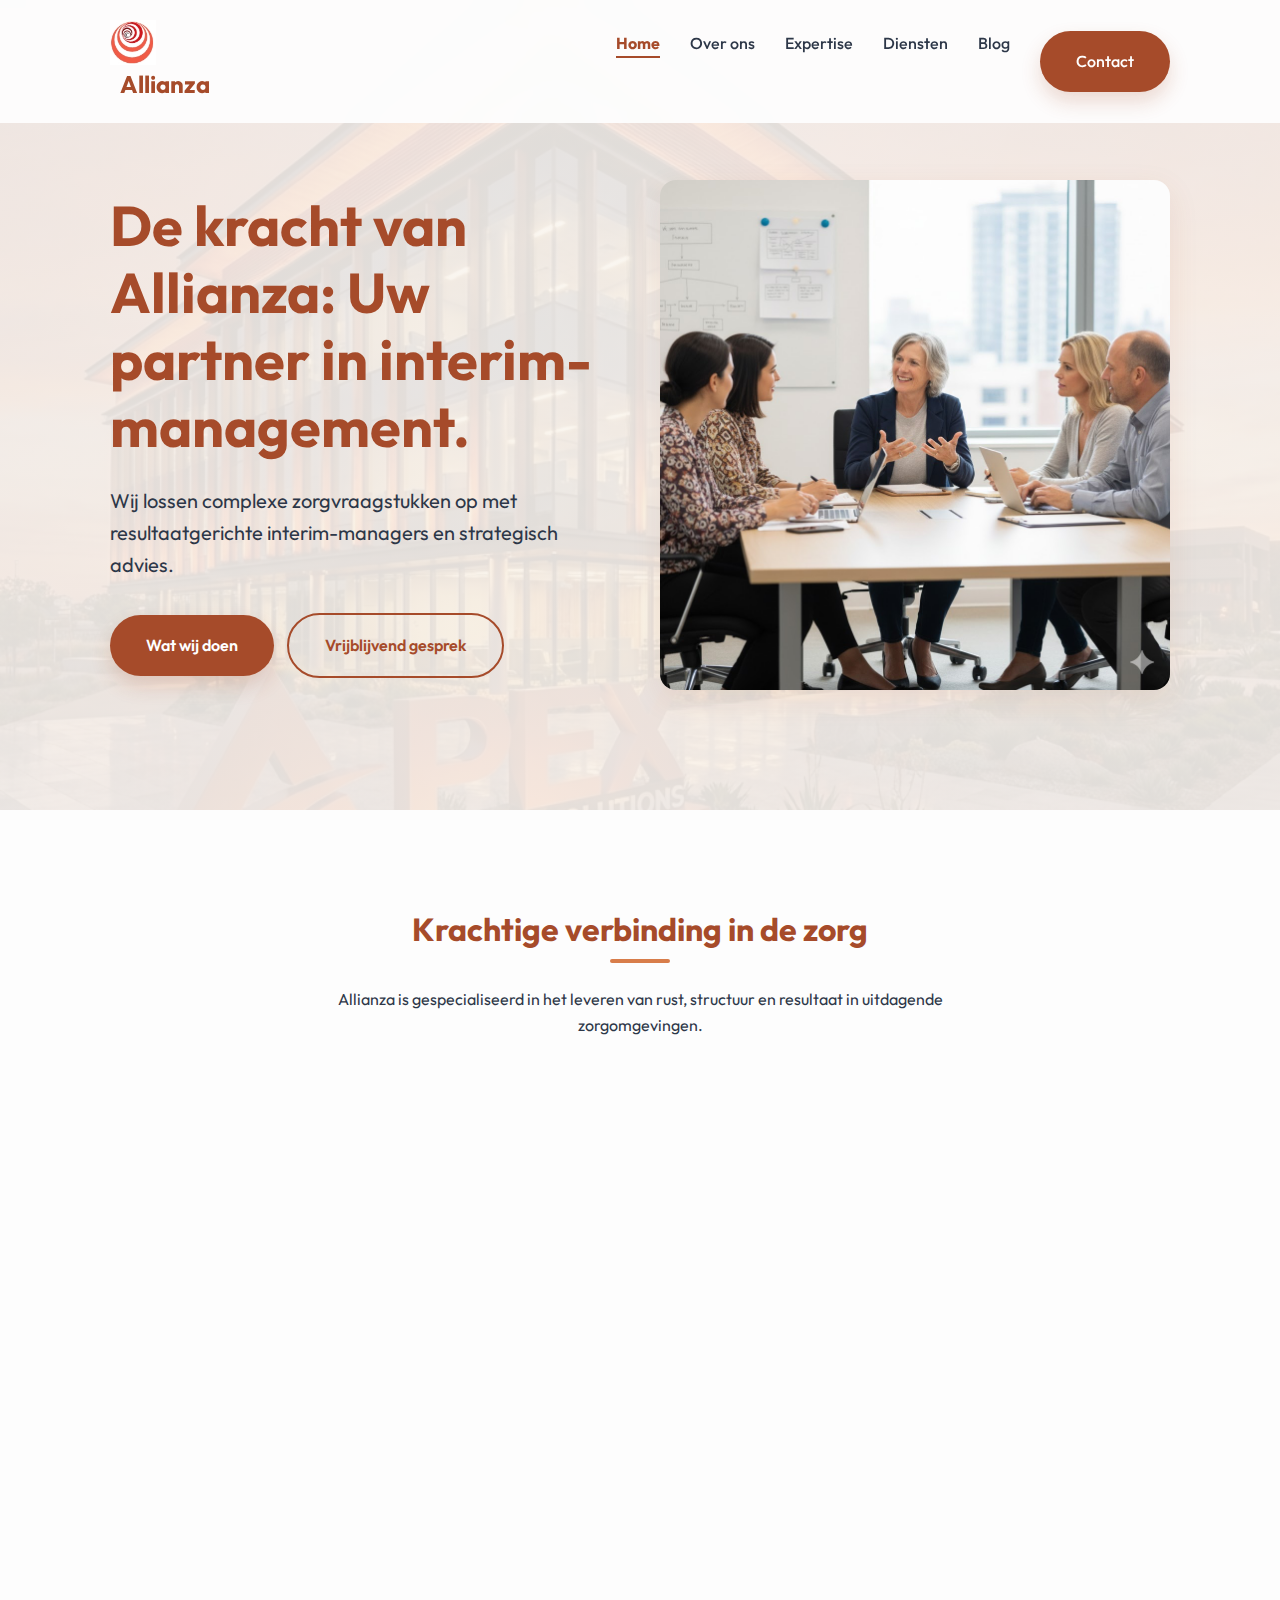
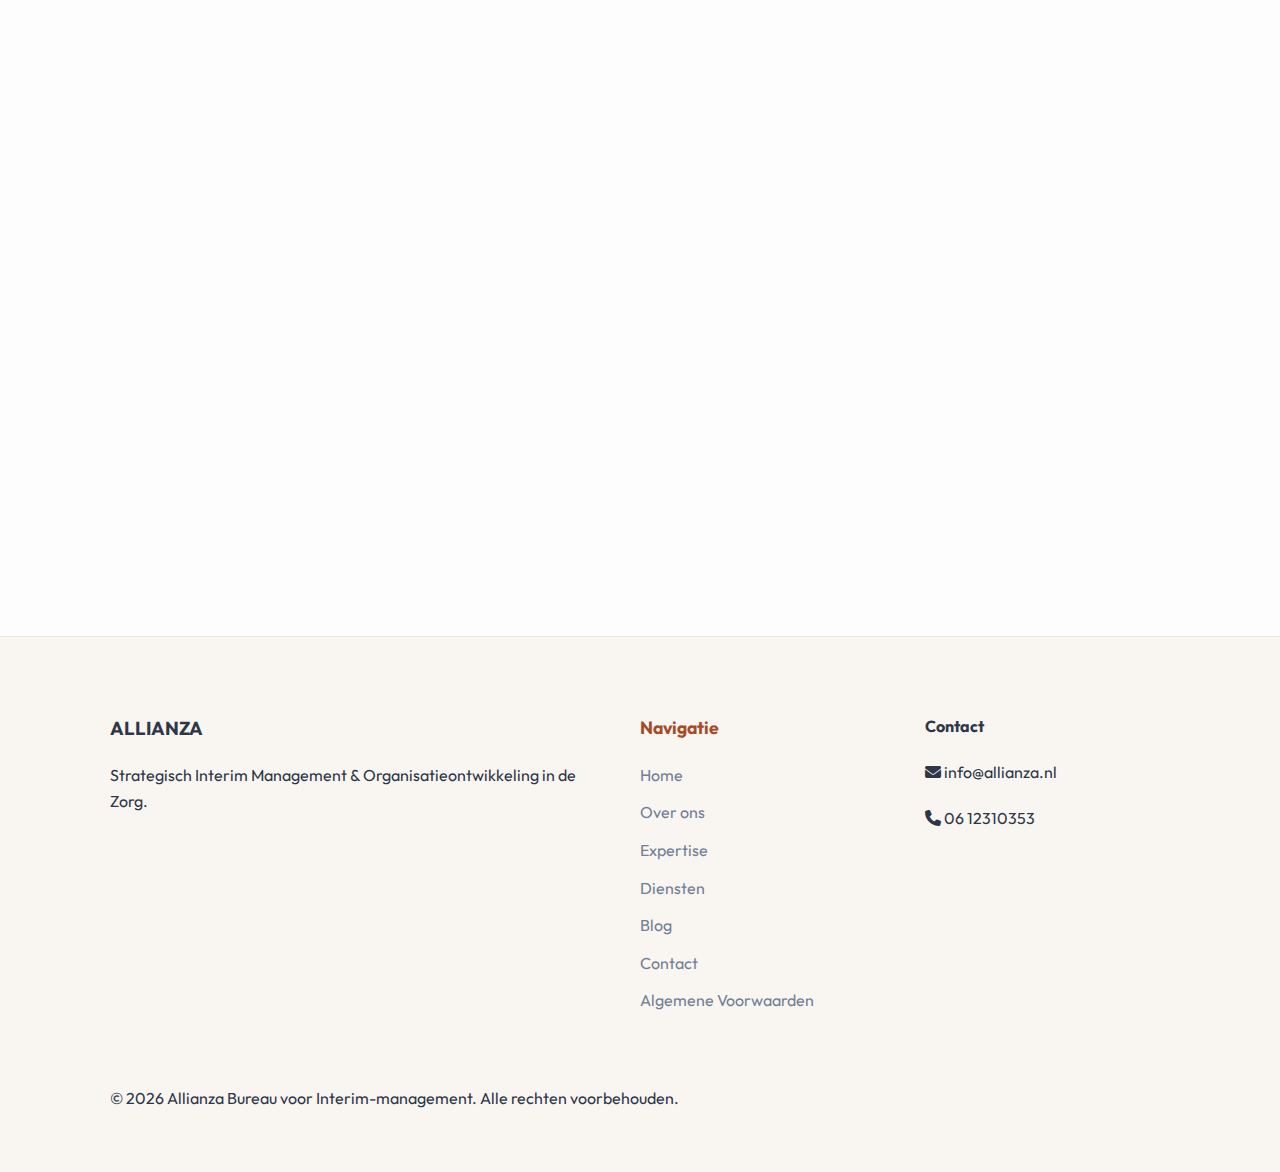
<file: index.html>
<!DOCTYPE html>
<html lang="nl">

<head>
    <meta charset="UTF-8">
    <meta name="viewport" content="width=device-width, initial-scale=1.0">
    <title>Allianza | Interim-management & Organisatieadvies in de Zorg</title>
    <meta name="description"
        content="Allianza: Uw partner voor krachtig interim-management en organisatieadvies in de zorgsector. Onder leiding van Alice van der Kamp leveren wij resultaatgerichte professionals.">

    <!-- Favicon -->
    <link rel="icon" type="image/png" href="public/assets/images/logo-icon.png">

    <!-- Open Graph / SEO -->
    <meta property="og:type" content="website">
    <meta property="og:url" content="https://www.allianza.nl/">
    <meta property="og:title" content="Allianza | Interim-management & Organisatieadvies in de Zorg">
    <meta property="og:description"
        content="Allianza: Uw partner voor krachtig interim-management en organisatieadvies in de zorgsector. Onder leiding van Alice van der Kamp leveren wij resultaatgerichte professionals.">
    <meta property="og:image" content="public/assets/images/banner-allianza.jpg">

    <!-- Fonts -->
    <link rel="preconnect" href="https://fonts.googleapis.com">
    <link rel="preconnect" href="https://fonts.gstatic.com" crossorigin>
    <link href="https://fonts.googleapis.com/css2?family=Outfit:wght@300;400;500;600;700&display=swap" rel="stylesheet">

    <!-- Icons -->
    <link rel="stylesheet" href="https://cdnjs.cloudflare.com/ajax/libs/font-awesome/6.4.0/css/all.min.css">

    <!-- Styles -->
    <link rel="stylesheet" href="index.css">

    <!-- PWA -->
    <link rel="manifest" href="manifest.json">
    <meta name="theme-color" content="#A64B2A">
</head>

<body>

    <!-- Navigation -->
    <nav id="navbar">
        <div class="container">
            <a href="index.html" class="logo">
                <img src="public/assets/images/logo-icon.png" alt="Allianza Logo">
                <span
                    style="font-family: var(--font-heading); font-weight: 700; font-size: 1.5rem; color: var(--primary); margin-left: 10px; vertical-align: middle;">Allianza</span>
            </a>
            <ul class="nav-links">
                <li><a href="index.html" class="active">Home</a></li>
                <li><a href="over-ons.html">Over ons</a></li>
                <li><a href="expertise.html">Expertise</a></li>
                <li><a href="diensten.html">Diensten</a></li>
                <li><a href="blog.html">Blog</a></li>
                <li><a href="contact.html" class="btn-cta" style="color: var(--white);">Contact</a></li>
            </ul>
            <div class="nav-toggle" id="nav-toggle">
                <i class="fas fa-bars"></i>
            </div>
        </div>
    </nav>

    <!-- Hero Section -->
    <section id="home" class="hero"
        style="background: linear-gradient(rgba(249, 245, 241, 0.9), rgba(249, 245, 241, 0.9)), url('public/assets/images/agency-office.png'); background-size: cover; background-position: center;">
        <div class="container">
            <div class="hero-grid">
                <div class="hero-content">
                    <h1>De kracht van Allianza: Uw partner in interim-management.</h1>
                    <p style="font-size: 1.25rem; color: var(--text-main); margin-bottom: 2rem;">
                        Wij lossen complexe zorgvraagstukken op met resultaatgerichte interim-managers en strategisch
                        advies.
                    </p>
                    <div class="hero-btns">
                        <a href="diensten.html" class="btn-cta">Wat wij doen</a>
                        <a href="contact.html" class="btn-secondary" style="margin-left: 10px;">Vrijblijvend gesprek</a>
                    </div>
                </div>
                <div class="hero-image">
                    <img src="public/assets/images/team-healthcare.png" alt="Allianza Agency Team"
                        style="border-radius: var(--border-radius); box-shadow: var(--shadow);">
                </div>
            </div>
        </div>
    </section>

    <!-- Teaser Section -->
    <section class="teaser" style="padding: 100px 0;">
        <div class="container">
            <div class="section-title">
                <h2>Krachtige verbinding in de zorg</h2>
                <p>Allianza is gespecialiseerd in het leveren van rust, structuur en resultaat in uitdagende
                    zorgomgevingen.</p>
            </div>
            <div class="expertise-grid" style="max-width: 1100px; margin: 0 auto;">
                <div class="expertise-card" style="text-align: center;">
                    <h3>Onze missie</h3>
                    <p>Mensen en teams in hun kracht zetten om vanuit verbinding duurzame verandering te realiseren.</p>
                    <a href="over-ons.html" style="color: var(--primary); font-weight: 600; text-decoration: none;">Lees
                        meer over ons &rarr;</a>
                </div>
                <div class="expertise-card" style="text-align: center;">
                    <h3>Onze visie</h3>
                    <p>Allianza staat voor verbinding. Wij ondersteunen organisaties bij het vinden van de juiste balans
                        tussen mensgerichtheid en bedrijfsmatige professionaliteit.</p>
                    <a href="over-ons.html" style="color: var(--primary); font-weight: 600; text-decoration: none;">Lees
                        meer over ons &rarr;</a>
                </div>
                <div class="expertise-card" style="text-align: center;">
                    <h3>Onze aanpak</h3>
                    <p>Wij combineren strategisch inzicht met operationele slagkracht. Resultaatgericht en menselijk.
                    </p>
                    <a href="expertise.html"
                        style="color: var(--primary); font-weight: 600; text-decoration: none;">Onze expertise
                        &rarr;</a>
                </div>
            </div>
        </div>
    </section>

    <!-- Blog Teaser Section -->
    <section class="blog-teaser" style="padding: 100px 0; background-color: var(--bg-warm);">
        <div class="container">
            <div class="section-title">
                <h2>Inspiratie & insights</h2>
                <p>Bespiegelingen over leiderschap, verandering en de menselijke maat in de zorg.</p>
            </div>
            <div class="expertise-grid" style="grid-template-columns: 1fr;">
                <div class="expertise-card"
                    style="display: flex; gap: 40px; align-items: center; padding: 0; overflow: hidden; background: var(--white);">
                    <div style="flex: 1; height: 350px;">
                        <img src="public/assets/images/blog-zeilen.png" alt="Navigeren in dynamische omgevingen"
                            style="width: 100%; height: 100%; object-fit: cover;">
                    </div>
                    <div style="flex: 1.2; padding: 40px;">
                        <span
                            style="color: var(--secondary); font-weight: 600; text-transform: uppercase; font-size: 0.85rem;">Reflectie</span>
                        <h3 style="margin: 10px 0 20px; font-size: 1.75rem;">Interimmanagement en zeilen: Navigeren in
                            dynamische omgevingen</h3>
                        <p style="margin-bottom: 25px;">Vorig jaar kwam een droom uit: een lange zeiltocht van enkele
                            maanden. Na wat ontwenningsverschijnselen ontstond een nieuw ritme...</p>
                        <a href="blog.html" class="btn-secondary">Lees het volledige artikel</a>
                    </div>
                </div>
            </div>
        </div>
    </section>

    <!-- Footer -->
    <footer class="footer">
        <div class="container">
            <div class="footer-grid">
                <div class="footer-info">
                    <h3>ALLIANZA</h3>
                    <p>Strategisch Interim Management & Organisatieontwikkeling in de Zorg.</p>
                </div>
                <div class="footer-links">
                    <h4>Navigatie</h4>
                    <ul>
                        <li><a href="index.html">Home</a></li>
                        <li><a href="over-ons.html">Over ons</a></li>
                        <li><a href="expertise.html">Expertise</a></li>
                        <li><a href="diensten.html">Diensten</a></li>
                        <li><a href="blog.html">Blog</a></li>
                        <li><a href="contact.html">Contact</a></li>
                        <li><a href="public/assets/images/Algemene voorwaarden.pdf" download>Algemene Voorwaarden</a>
                        </li>
                    </ul>
                </div>
                <div class="footer-contact">
                    <h4>Contact</h4>
                    <p><i class="fas fa-envelope"></i> info@allianza.nl</p>
                    <p><i class="fas fa-phone"></i> 06 12310353</p>
                </div>
            </div>
            <div class="footer-bottom">
                <p>&copy; 2026 Allianza Bureau voor Interim-management. Alle rechten voorbehouden.</p>
            </div>
        </div>
    </footer>

    <!-- Scripts -->
    <script src="main.js"></script>
    <script>
        if ('serviceWorker' in navigator) {
            window.addEventListener('load', () => {
                navigator.serviceWorker.register('/service-worker.js');
            });
        }
    </script>
</body>

</html>
</file>
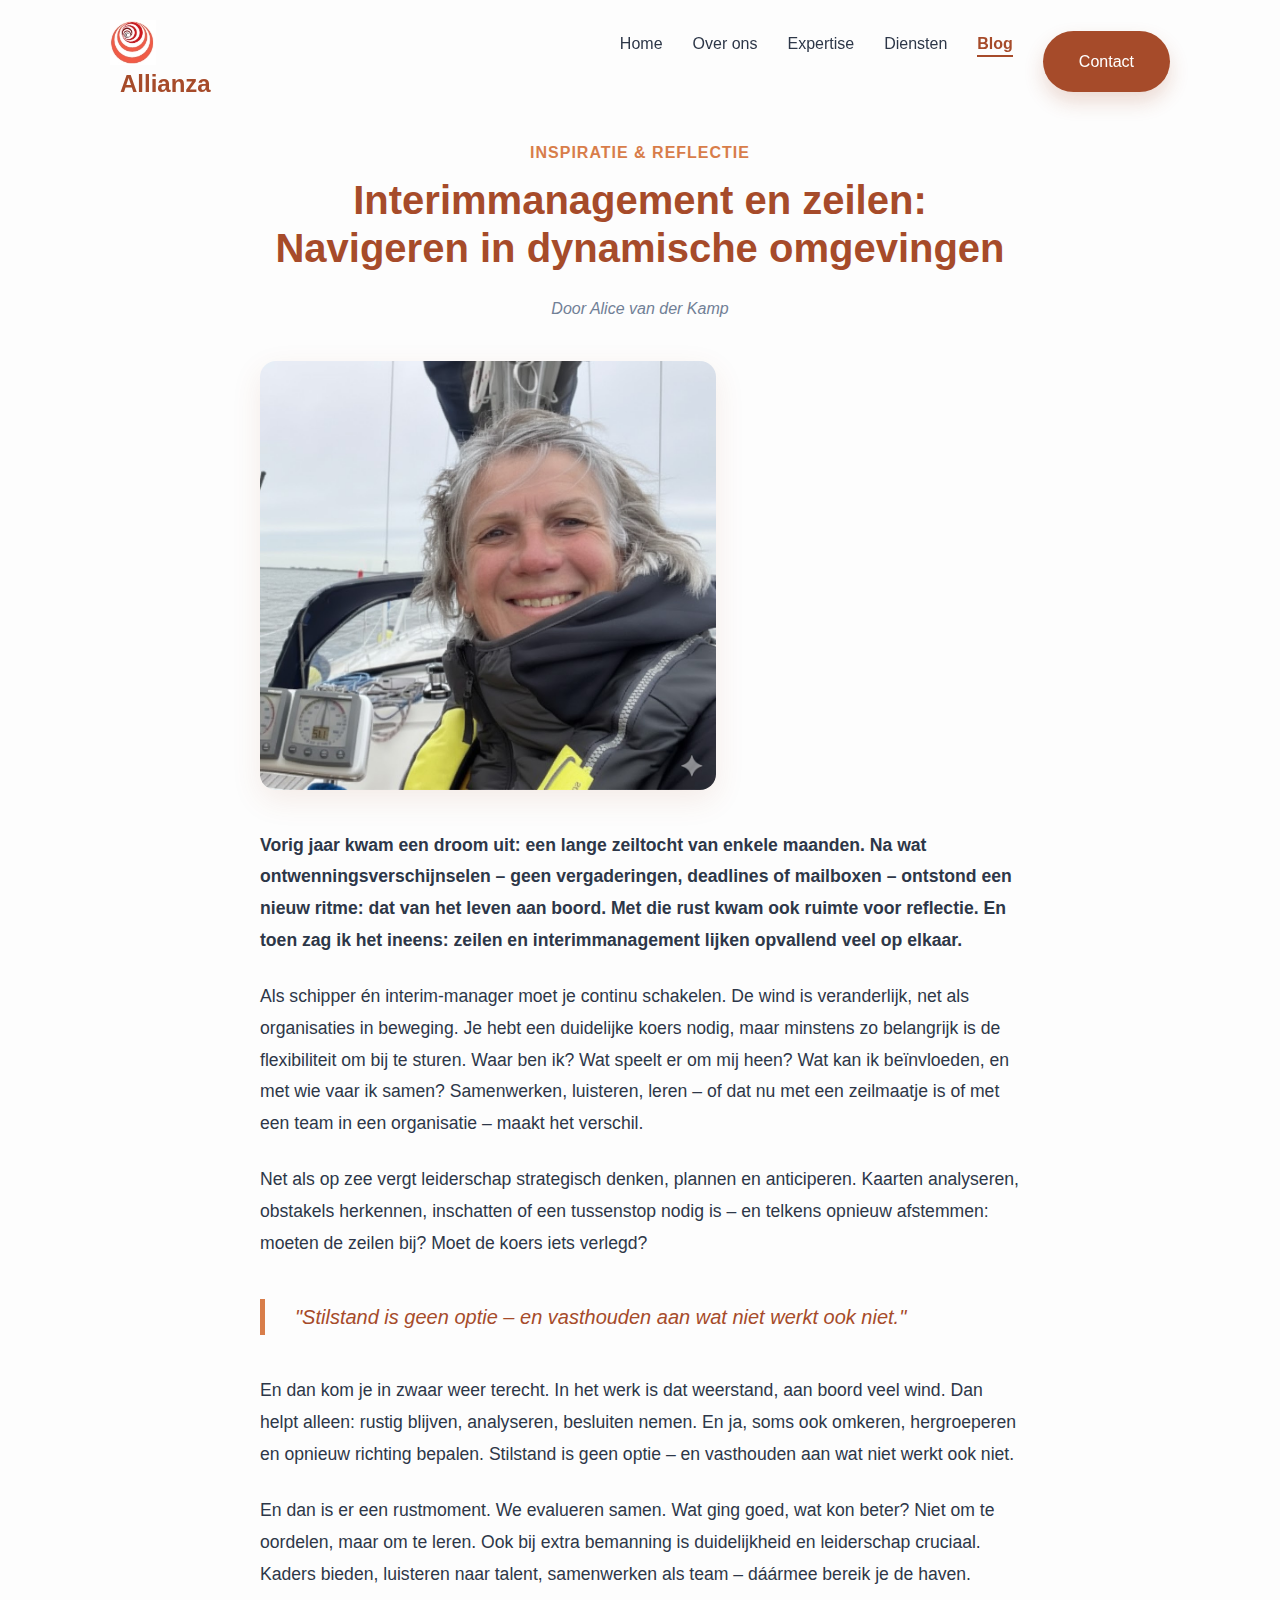
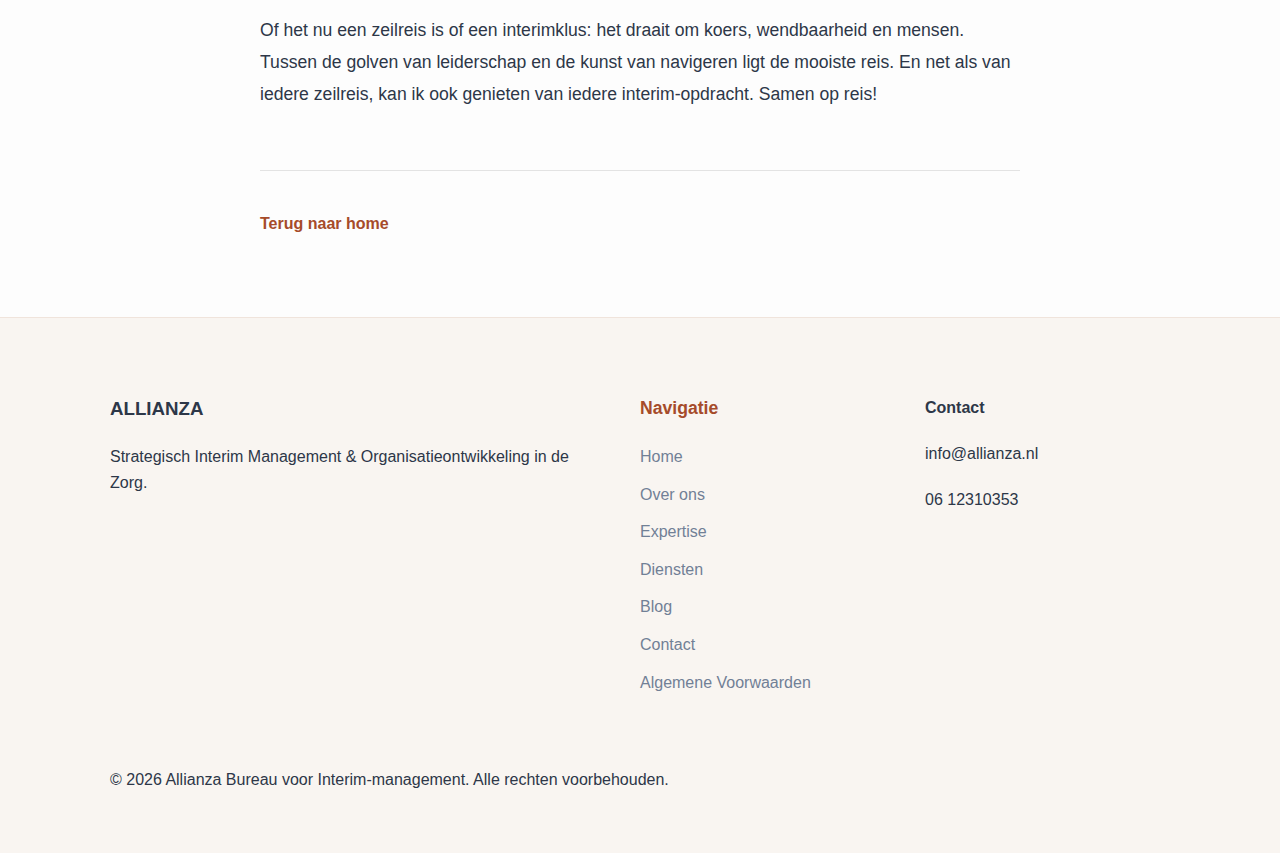
<file: blog.html>
<!DOCTYPE html>
<html lang="nl">

<head>
    <meta charset="UTF-8">
    <meta name="viewport" content="width=device-width, initial-scale=1.0">
    <title>Interimmanagement en zeilen - Allianza | Blog & insights</title>
    <meta name="description"
        content="Navigeren in dynamische omgevingen: de overeenkomsten tussen interim-management en zeilen. Een reflectie door Alice van der Kamp.">

    <!-- Favicon -->
    <link rel="icon" type="image/png" href="public/assets/images/logo-icon.png">

    <!-- Open Graph / SEO -->
    <meta property="og:type" content="article">
    <meta property="og:url" content="https://www.allianza.nl/blog.html">
    <meta property="og:title" content="Interimmanagement en zeilen - Allianza | Blog & insights">
    <meta property="og:description"
        content="Navigeren in dynamische omgevingen: de overeenkomsten tussen interim-management en zeilen. Een reflectie door Alice van der Kamp.">
    <meta property="og:image" content="public/assets/images/blog-zeilen.png">
    <link rel="stylesheet" href="index.css">
    <link rel="preconnect" href="https://fonts.googleapis.com">
    <link rel="preconnect" href="https://fonts.gstatic.com" crossorigin>
    <link href="https://fonts.googleapis.com/css2?family=Outfit:wght@300;400;600;700&display=swap" rel="stylesheet">
    <link rel="stylesheet" href="https://cdnjs.cloudflare.com/ajax/libs/font-awesome/6.0.0/css/all.min.css">
    <link rel="manifest" href="manifest.json">
</head>

<body>
    <!-- Navigation -->
    <nav id="navbar">
        <div class="container">
            <a href="index.html" class="logo">
                <img src="public/assets/images/logo-icon.png" alt="Allianza Logo">
                <span
                    style="font-family: var(--font-heading); font-weight: 700; font-size: 1.5rem; color: var(--primary); margin-left: 10px; vertical-align: middle;">Allianza</span>
            </a>
            <ul class="nav-links">
                <li><a href="index.html">Home</a></li>
                <li><a href="over-ons.html">Over ons</a></li>
                <li><a href="expertise.html">Expertise</a></li>
                <li><a href="diensten.html">Diensten</a></li>
                <li><a href="blog.html" class="active">Blog</a></li>
                <li><a href="contact.html" class="btn-cta" style="color: var(--white);">Contact</a></li>
            </ul>
            <div class="nav-toggle" id="nav-toggle">
                <i class="fas fa-bars"></i>
            </div>
        </div>
    </nav>

    <main class="subpage-content">
        <article class="article-detail" style="padding-top: 140px; padding-bottom: 80px;">
            <div class="container" style="max-width: 800px;">
                <header class="article-header" style="margin-bottom: 40px; text-align: center;">
                    <span
                        style="color: var(--secondary); font-weight: 600; text-transform: uppercase; letter-spacing: 1px;">Inspiratie
                        & Reflectie</span>
                    <h1 style="font-size: 2.5rem; color: var(--primary); margin-top: 10px;">Interimmanagement en zeilen:
                        Navigeren in dynamische omgevingen</h1>
                    <p style="color: var(--text-muted); font-style: italic;">Door Alice van der Kamp</p>
                </header>

                <div class="article-image" style="margin-bottom: 40px; text-align: center;">
                    <img src="public/assets/images/blog-zeilen.png" alt="Alice aan het zeilen"
                        style="width: 60%; border-radius: var(--border-radius); box-shadow: var(--shadow);">
                </div>

                <div class="article-body" style="font-size: 1.1rem; line-height: 1.8; color: var(--text-main);">
                    <p><strong>Vorig jaar kwam een droom uit: een lange zeiltocht van enkele maanden. Na wat
                            ontwenningsverschijnselen – geen vergaderingen, deadlines of mailboxen – ontstond een nieuw
                            ritme: dat van het leven aan boord. Met die rust kwam ook ruimte voor reflectie. En toen zag
                            ik het ineens: zeilen en interimmanagement lijken opvallend veel op elkaar.</strong></p>

                    <p style="margin-top: 25px;">Als schipper én interim-manager moet je continu schakelen. De wind is
                        veranderlijk, net als organisaties in beweging. Je hebt een duidelijke koers nodig, maar
                        minstens zo belangrijk is de flexibiliteit om bij te sturen. Waar ben ik? Wat speelt er om mij
                        heen? Wat kan ik beïnvloeden, en met wie vaar ik samen? Samenwerken, luisteren, leren – of dat
                        nu met een zeilmaatje is of met een team in een organisatie – maakt het verschil.</p>

                    <p style="margin-top: 25px;">Net als op zee vergt leiderschap strategisch denken, plannen en
                        anticiperen. Kaarten analyseren, obstakels herkennen, inschatten of een tussenstop nodig is – en
                        telkens opnieuw afstemmen: moeten de zeilen bij? Moet de koers iets verlegd?</p>

                    <blockquote
                        style="margin: 40px 0; border-left: 5px solid var(--secondary); padding-left: 30px; font-style: italic; font-size: 1.25rem; color: var(--primary);">
                        "Stilstand is geen optie – en vasthouden aan wat niet werkt ook niet."
                    </blockquote>

                    <p>En dan kom je in zwaar weer terecht. In het werk is dat weerstand, aan boord veel wind. Dan helpt
                        alleen: rustig blijven, analyseren, besluiten nemen. En ja, soms ook omkeren, hergroeperen en
                        opnieuw richting bepalen. Stilstand is geen optie – en vasthouden aan wat niet werkt ook niet.
                    </p>

                    <p style="margin-top: 25px;">En dan is er een rustmoment. We evalueren samen. Wat ging goed, wat kon
                        beter? Niet om te oordelen, maar om te leren. Ook bij extra bemanning is duidelijkheid en
                        leiderschap cruciaal. Kaders bieden, luisteren naar talent, samenwerken als team – dáármee
                        bereik je de haven.</p>

                    <p style="margin-top: 25px;">Of het nu een zeilreis is of een interimklus: het draait om koers,
                        wendbaarheid en mensen. Tussen de golven van leiderschap en de kunst van navigeren ligt de
                        mooiste reis. En net als van iedere zeilreis, kan ik ook genieten van iedere interim-opdracht.
                        Samen op reis!</p>
                </div>

                <div class="article-footer"
                    style="margin-top: 60px; padding-top: 40px; border-top: 1px solid rgba(0,0,0,0.1);">
                    <a href="index.html" style="color: var(--primary); font-weight: 600; text-decoration: none;"><i
                            class="fas fa-arrow-left"></i> Terug naar home</a>
                </div>
            </div>
        </article>
    </main>

    <footer class="footer">
        <div class="container">
            <div class="footer-grid">
                <div class="footer-info">
                    <h3>ALLIANZA</h3>
                    <p>Strategisch Interim Management & Organisatieontwikkeling in de Zorg.</p>
                </div>
                <div class="footer-links">
                    <h4>Navigatie</h4>
                    <ul>
                        <li><a href="index.html">Home</a></li>
                        <li><a href="over-ons.html">Over ons</a></li>
                        <li><a href="expertise.html">Expertise</a></li>
                        <li><a href="diensten.html">Diensten</a></li>
                        <li><a href="blog.html">Blog</a></li>
                        <li><a href="contact.html">Contact</a></li>
                        <li><a href="public/assets/images/Algemene voorwaarden.pdf" download>Algemene Voorwaarden</a>
                        </li>
                    </ul>
                </div>
                <div class="footer-contact">
                    <h4>Contact</h4>
                    <p><i class="fas fa-envelope"></i> info@allianza.nl</p>
                    <p><i class="fas fa-phone"></i> 06 12310353</p>
                </div>
            </div>
            <div class="footer-bottom">
                <p>&copy; 2026 Allianza Bureau voor Interim-management. Alle rechten voorbehouden.</p>
            </div>
        </div>
    </footer>

    <script src="main.js"></script>
</body>

</html>
</file>
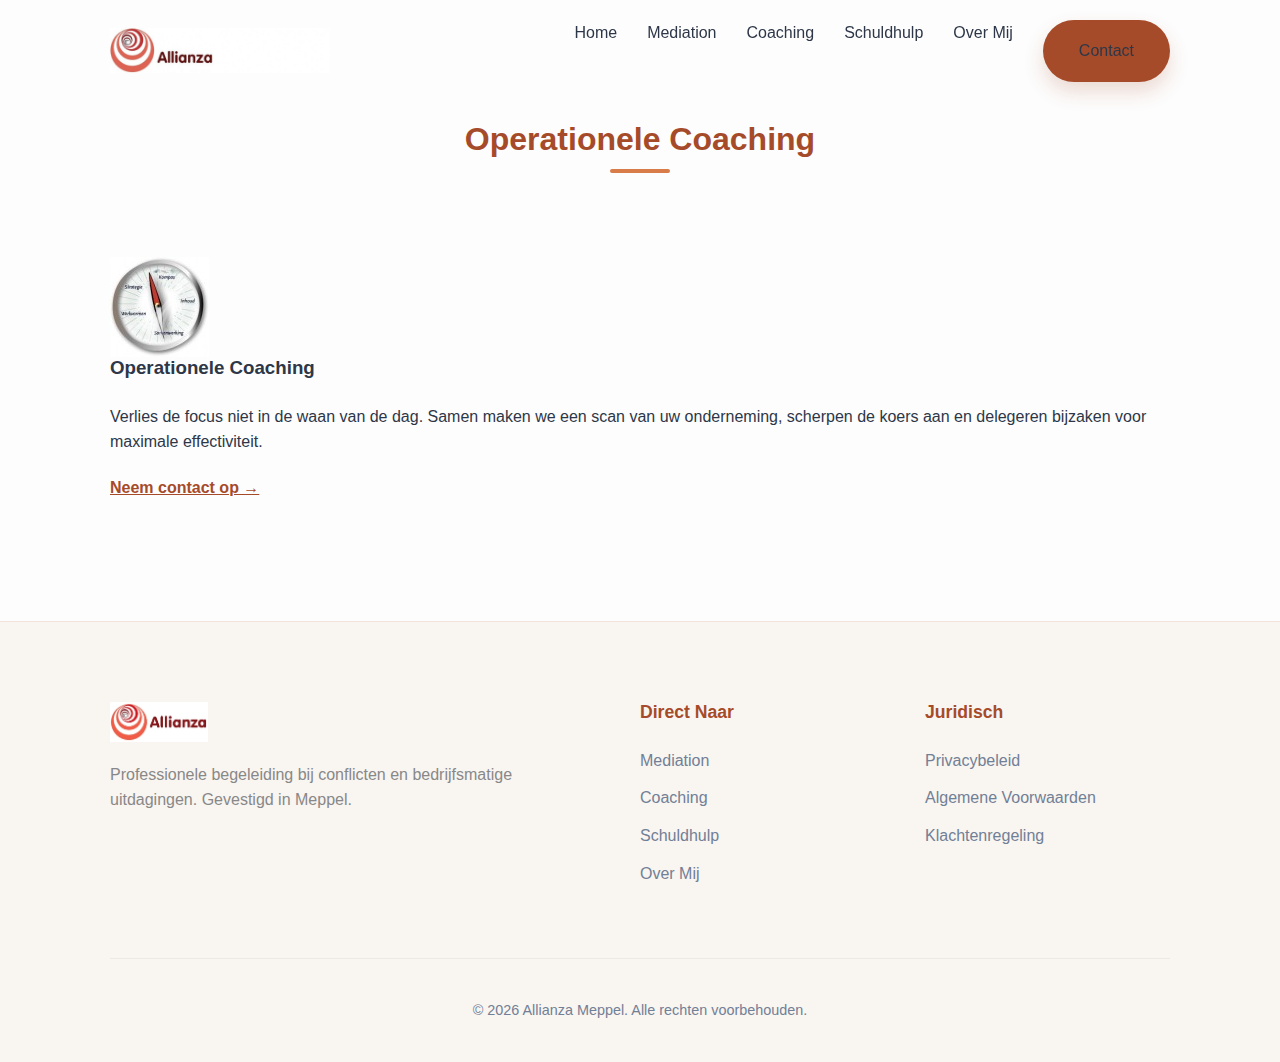
<file: coaching.html>
<!DOCTYPE html>
<html lang="nl">

<head>
    <meta charset="UTF-8">
    <meta name="viewport" content="width=device-width, initial-scale=1.0">
    <title>Allianza | Operationele Coaching</title>
    <meta name="description" content="Operationele coaching bij Allianza: focus, strategie en effectieve delegatie.">
    <link rel="preconnect" href="https://fonts.googleapis.com">
    <link rel="preconnect" href="https://fonts.gstatic.com" crossorigin>
    <link href="https://fonts.googleapis.com/css2?family=Outfit:wght@300;400;500;600;700&display=swap" rel="stylesheet">
    <link rel="stylesheet" href="https://cdnjs.cloudflare.com/ajax/libs/font-awesome/6.4.0/css/all.min.css">
    <link rel="stylesheet" href="index.css">
</head>

<body>
    <nav id="navbar">
        <div class="container">
            <a href="index.html" class="logo"><img src="public/assets/images/logo-full.png" alt="Allianza Logo"></a>
            <ul class="nav-links">
                <li><a href="index.html">Home</a></li>
                <li><a href="mediation.html">Mediation</a></li>
                <li><a href="coaching.html">Coaching</a></li>
                <li><a href="schuldhulp.html">Schuldhulp</a></li>
                <li><a href="over-mij.html">Over Mij</a></li>
                <li><a href="contact.html" class="btn-cta">Contact</a></li>
            </ul>
        </div>
    </nav>

    <section id="coaching" class="services-grid" style="padding: var(--section-padding);">
        <div class="container">
            <div class="section-title">
                <h2>Operationele Coaching</h2>
            </div>
            <div class="service-card" style="grid-column:1/-1;">
                <img src="public/assets/images/illus-compass.jpg" alt="Coaching">
                <h3>Operationele Coaching</h3>
                <p>Verlies de focus niet in de waan van de dag. Samen maken we een scan van uw onderneming, scherpen de
                    koers aan en delegeren bijzaken voor maximale effectiviteit.</p>
                <a href="contact.html" style="color:var(--primary);font-weight:600;">Neem contact op →</a>
            </div>
        </div>
    </section>

    <footer>
        <div class="container">
            <div class="footer-grid">
                <div class="footer-logo">
                    <img src="public/assets/images/logo-text.png" alt="Allianza">
                    <p style="margin-top:20px;color:#888;">Professionele begeleiding bij conflicten en bedrijfsmatige
                        uitdagingen. Gevestigd in Meppel.</p>
                </div>
                <div class="footer-links">
                    <h4>Direct Naar</h4>
                    <ul>
                        <li><a href="mediation.html">Mediation</a></li>
                        <li><a href="coaching.html">Coaching</a></li>
                        <li><a href="schuldhulp.html">Schuldhulp</a></li>
                        <li><a href="over-mij.html">Over Mij</a></li>
                    </ul>
                </div>
                <div class="footer-links">
                    <h4>Juridisch</h4>
                    <ul>
                        <li><a href="#">Privacybeleid</a></li>
                        <li><a href="#">Algemene Voorwaarden</a></li>
                        <li><a href="#">Klachtenregeling</a></li>
                    </ul>
                </div>
            </div>
            <div class="copyright">&copy; 2026 Allianza Meppel. Alle rechten voorbehouden.</div>
        </div>
    </footer>
    <script src="index.js"></script>
</body>

</html>
</file>
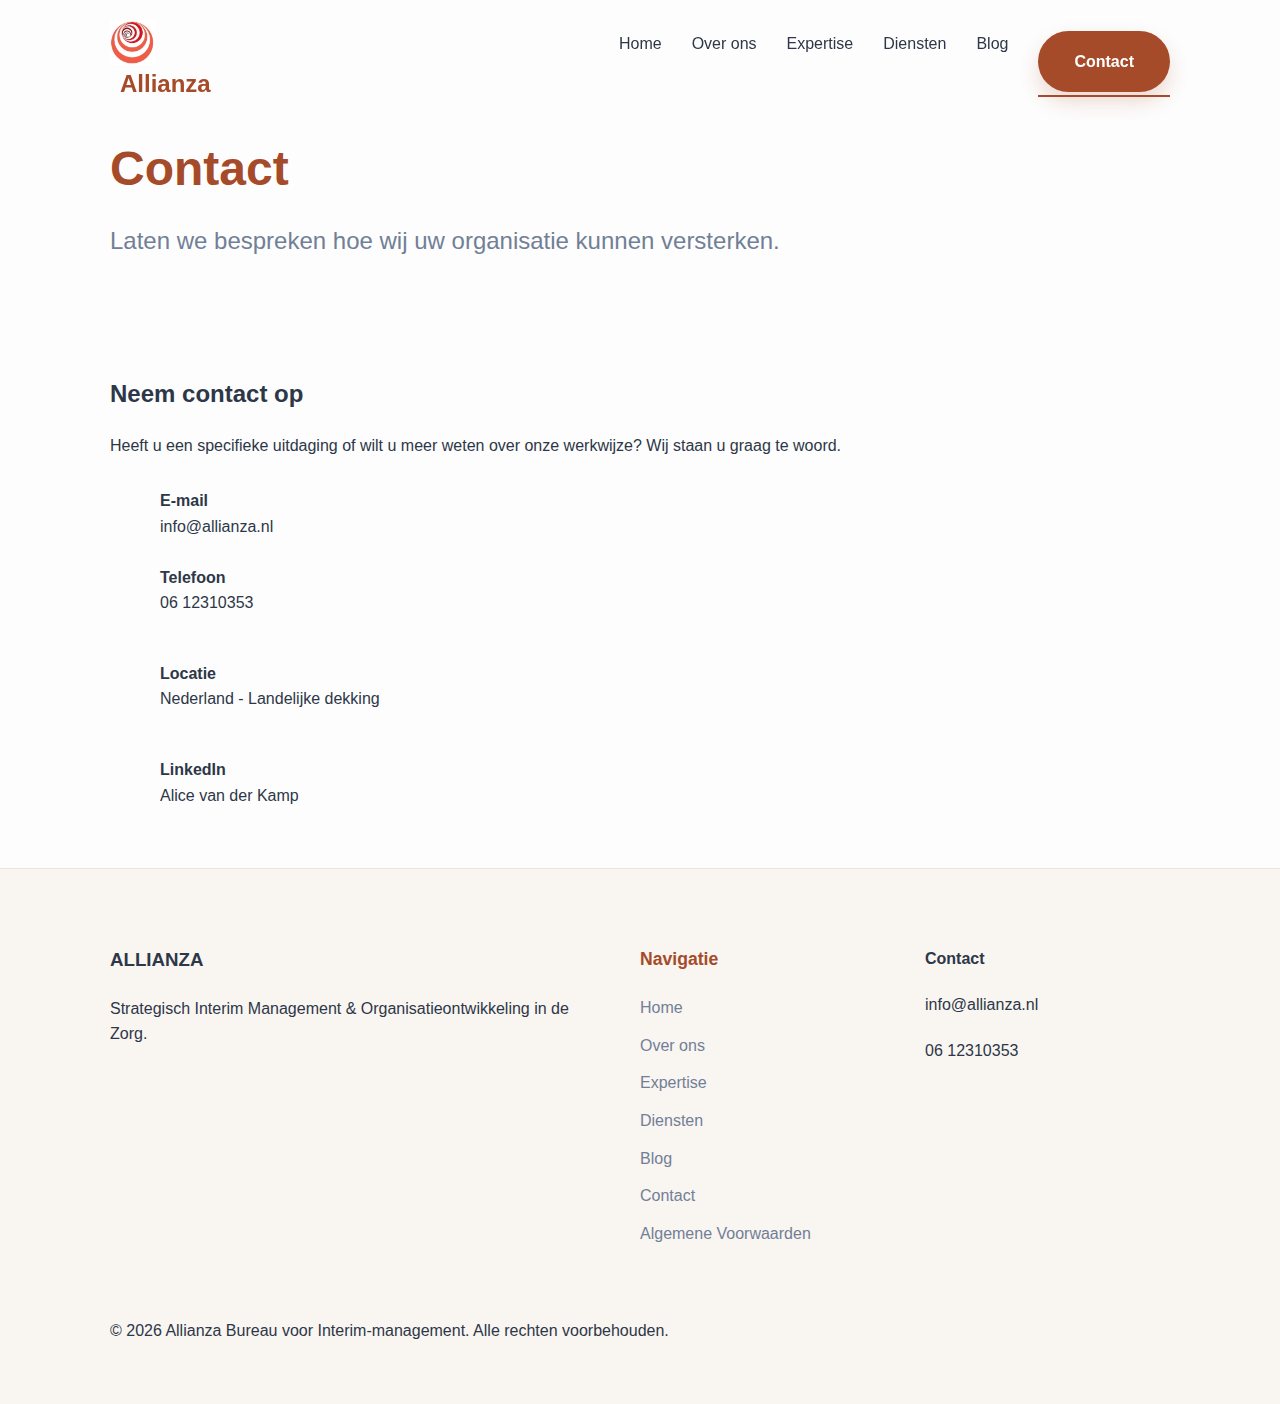
<file: contact.html>
<!DOCTYPE html>
<html lang="nl">

<head>
    <meta charset="UTF-8">
    <meta name="viewport" content="width=device-width, initial-scale=1.0">
    <title>Contact - Allianza | Neem vrijblijvend contact op</title>
    <meta name="description"
        content="Neem contact op met Allianza voor vragen over interim management, organisatieadvies of een vrijblijvende kennismaking.">

    <!-- Favicon -->
    <link rel="icon" type="image/png" href="public/assets/images/logo-icon.png">

    <!-- Open Graph / SEO -->
    <meta property="og:type" content="website">
    <meta property="og:url" content="https://www.allianza.nl/contact.html">
    <meta property="og:title" content="Contact - Allianza | Neem vrijblijvend contact op">
    <meta property="og:description"
        content="Neem contact op met Allianza voor vragen over interim management, organisatieadvies of een vrijblijvende kennismaking.">
    <meta property="og:image" content="public/assets/images/banner-allianza.jpg">
    <link rel="stylesheet" href="index.css">
    <link rel="preconnect" href="https://fonts.googleapis.com">
    <link rel="preconnect" href="https://fonts.gstatic.com" crossorigin>
    <link href="https://fonts.googleapis.com/css2?family=Outfit:wght@300;400;600;700&display=swap" rel="stylesheet">
    <link rel="stylesheet" href="https://cdnjs.cloudflare.com/ajax/libs/font-awesome/6.0.0/css/all.min.css">
    <link rel="manifest" href="manifest.json">
</head>

<body>
    <!-- Navigation -->
    <nav id="navbar">
        <div class="container">
            <a href="index.html" class="logo">
                <img src="public/assets/images/logo-icon.png" alt="Allianza Logo">
                <span
                    style="font-family: var(--font-heading); font-weight: 700; font-size: 1.5rem; color: var(--primary); margin-left: 10px; vertical-align: middle;">Allianza</span>
            </a>
            <ul class="nav-links">
                <li><a href="index.html">Home</a></li>
                <li><a href="over-ons.html">Over ons</a></li>
                <li><a href="expertise.html">Expertise</a></li>
                <li><a href="diensten.html">Diensten</a></li>
                <li><a href="blog.html">Blog</a></li>
                <li><a href="contact.html" class="btn-cta active" style="color: var(--white);">Contact</a></li>
            </ul>
            <div class="nav-toggle" id="nav-toggle">
                <i class="fas fa-bars"></i>
            </div>
        </div>
    </nav>

    <main class="subpage-content">
        <header class="page-header" style="padding-top: 140px; margin-bottom: 60px;">
            <div class="container">
                <h1 style="font-size: 3rem; color: var(--primary);">Contact</h1>
                <p class="lead" style="font-size: 1.5rem; color: var(--text-muted);">Laten we bespreken hoe wij uw
                    organisatie kunnen versterken.</p>
            </div>
        </header>

        <section class="section">
            <div class="container profile-flex">
                <div class="profile-content">
                    <h2>Neem contact op</h2>
                    <p>Heeft u een specifieke uitdaging of wilt u meer weten over onze werkwijze? Wij staan u graag te
                        woord.</p>

                    <ul style="list-style: none; margin-top: 30px;">
                        <li style="display: flex; align-items: flex-start; margin-bottom: 25px;">
                            <i class="fas fa-envelope"
                                style="font-size: 1.5rem; color: var(--primary); width: 30px; margin-right: 20px;"></i>
                            <div>
                                <strong style="display: block;">E-mail</strong>
                                <a href="mailto:info@allianza.nl"
                                    style="color: var(--text-main); text-decoration: none;">info@allianza.nl</a>
                            </div>
                        </li>
                        <li style="display: flex; align-items: flex-start; margin-bottom: 25px;">
                            <i class="fas fa-phone"
                                style="font-size: 1.5rem; color: var(--primary); width: 30px; margin-right: 20px;"></i>
                            <div>
                                <strong style="display: block;">Telefoon</strong>
                                <p>06 12310353</p>
                            </div>
                        </li>
                        <li style="display: flex; align-items: flex-start; margin-bottom: 25px;">
                            <i class="fas fa-map-marker-alt"
                                style="font-size: 1.5rem; color: var(--primary); width: 30px; margin-right: 20px;"></i>
                            <div>
                                <strong style="display: block;">Locatie</strong>
                                <p>Nederland - Landelijke dekking</p>
                            </div>
                        </li>
                        <li style="display: flex; align-items: flex-start;">
                            <i class="fab fa-linkedin"
                                style="font-size: 1.5rem; color: var(--primary); width: 30px; margin-right: 20px;"></i>
                            <div>
                                <strong style="display: block;">LinkedIn</strong>
                                <a href="https://www.linkedin.com/in/alice-van-der-kamp-939b563/" target="_blank"
                                    rel="noopener" style="color: var(--text-main); text-decoration: none;">Alice van der
                                    Kamp</a>
                            </div>
                        </li>
                    </ul>
                </div>


            </div>
        </section>
    </main>

    <footer class="footer">
        <div class="container">
            <div class="footer-grid">
                <div class="footer-info">
                    <h3>ALLIANZA</h3>
                    <p>Strategisch Interim Management & Organisatieontwikkeling in de Zorg.</p>
                </div>
                <div class="footer-links">
                    <h4>Navigatie</h4>
                    <ul>
                        <li><a href="index.html">Home</a></li>
                        <li><a href="over-ons.html">Over ons</a></li>
                        <li><a href="expertise.html">Expertise</a></li>
                        <li><a href="diensten.html">Diensten</a></li>
                        <li><a href="blog.html">Blog</a></li>
                        <li><a href="contact.html">Contact</a></li>
                        <li><a href="public/assets/images/Algemene voorwaarden.pdf" download>Algemene Voorwaarden</a>
                        </li>
                    </ul>
                </div>
                <div class="footer-contact">
                    <h4>Contact</h4>
                    <p><i class="fas fa-envelope"></i> info@allianza.nl</p>
                    <p><i class="fas fa-phone"></i> 06 12310353</p>
                </div>
            </div>
            <div class="footer-bottom">
                <p>&copy; 2026 Allianza Bureau voor Interim-management. Alle rechten voorbehouden.</p>
            </div>
        </div>
    </footer>

    <script src="main.js"></script>
</body>

</html>
</file>
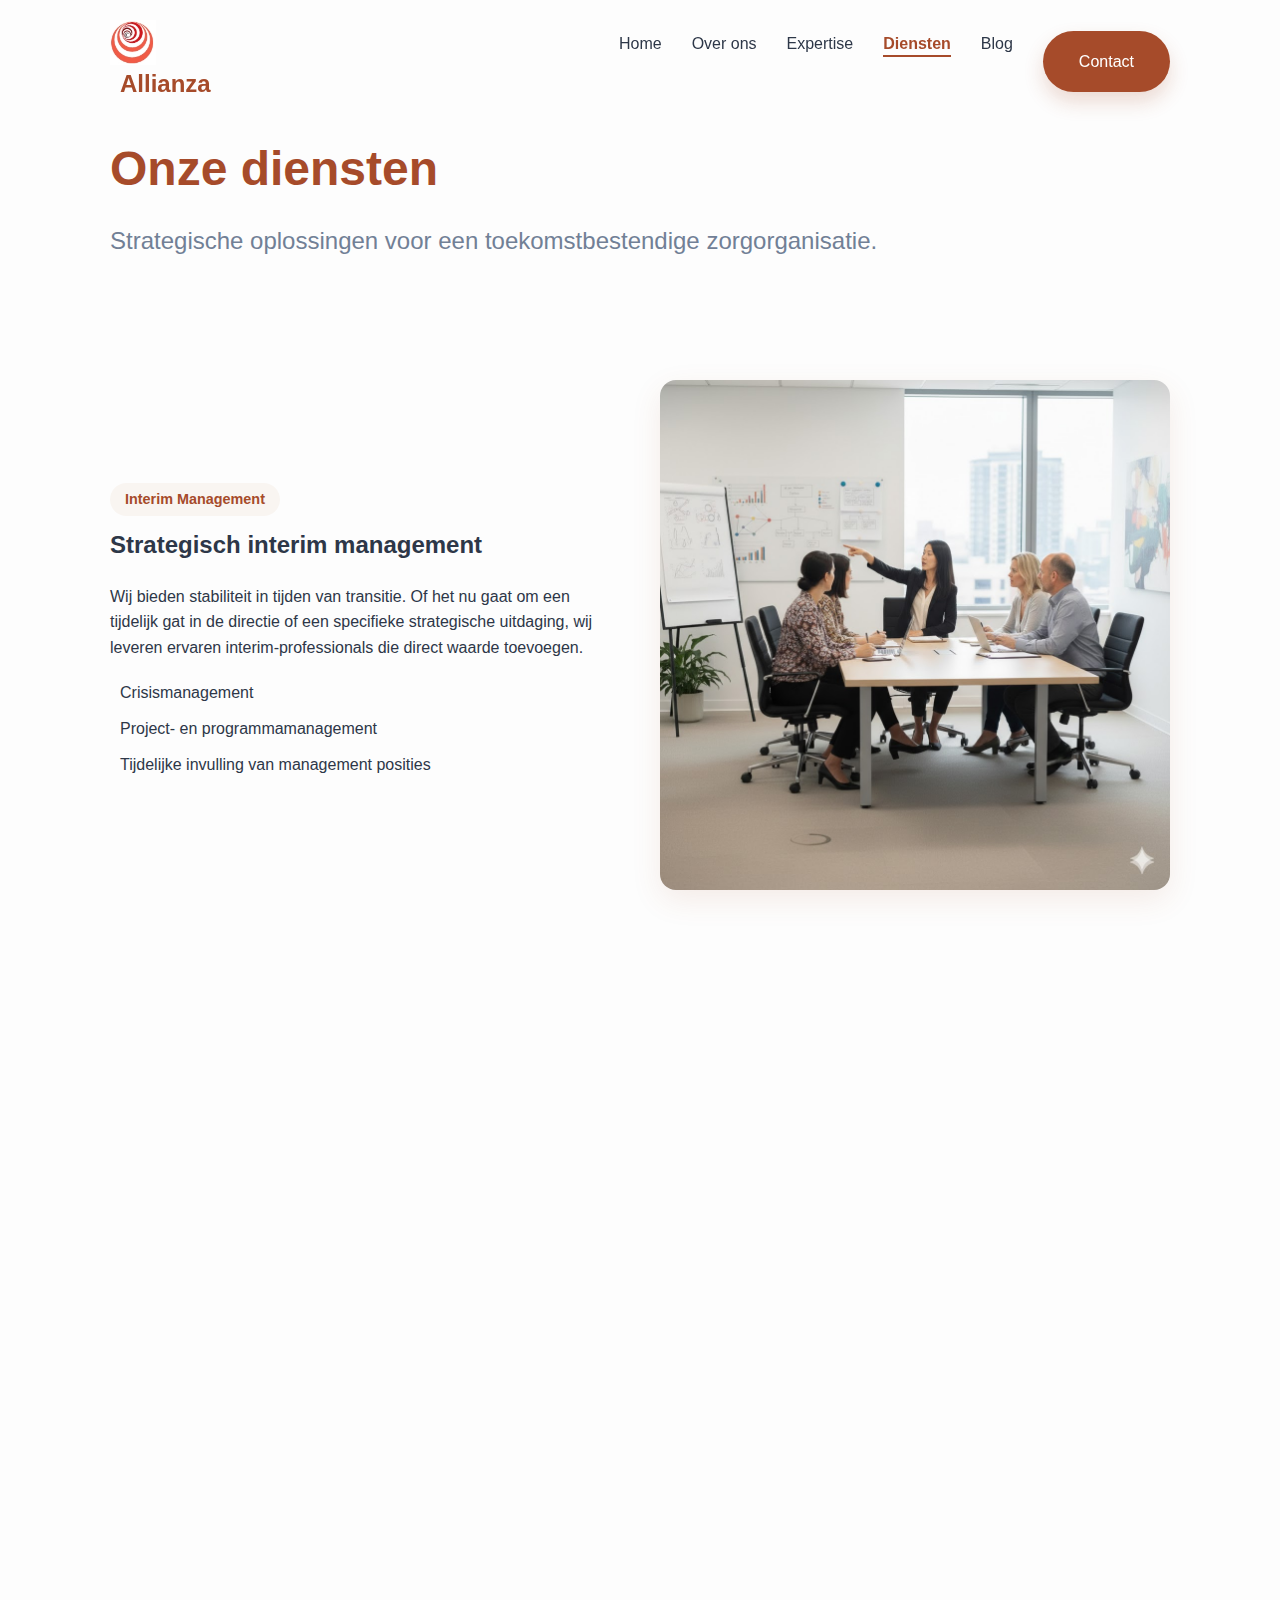
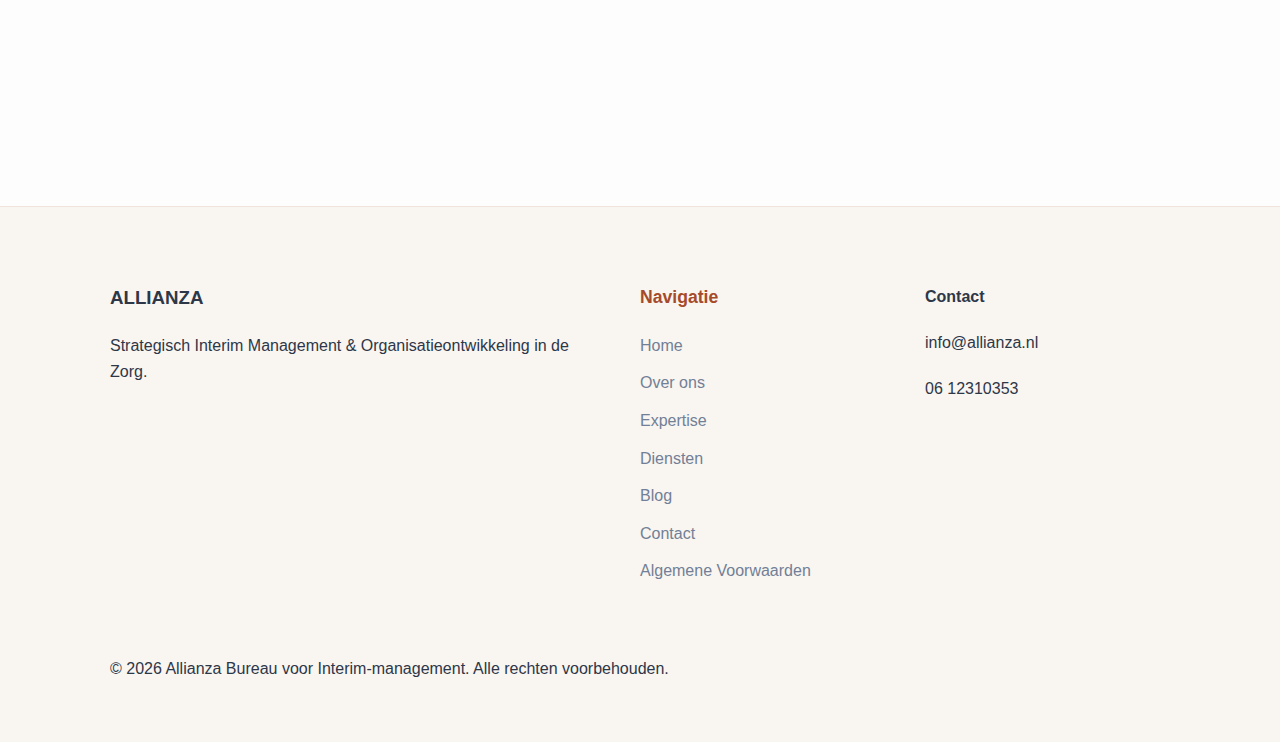
<file: diensten.html>
<!DOCTYPE html>
<html lang="nl">

<head>
    <meta charset="UTF-8">
    <meta name="viewport" content="width=device-width, initial-scale=1.0">
    <title>Onze diensten - Allianza | Strategisch interim management & coaching</title>
    <meta name="description"
        content="Allianza biedt hoogwaardige diensten op het gebied van interim management, organisatieadvies en teamontwikkeling voor de zorgsector.">

    <!-- Favicon -->
    <link rel="icon" type="image/png" href="public/assets/images/logo-icon.png">

    <!-- Open Graph / SEO -->
    <meta property="og:type" content="website">
    <meta property="og:url" content="https://www.allianza.nl/diensten.html">
    <meta property="og:title" content="Onze diensten - Allianza | Strategisch interim management & coaching">
    <meta property="og:description"
        content="Allianza biedt hoogwaardige diensten op het gebied van interim management, organisatieadvies en teamontwikkeling voor de zorgsector.">
    <meta property="og:image" content="public/assets/images/interim-management.jpg">
    <link rel="stylesheet" href="index.css">
    <link rel="preconnect" href="https://fonts.googleapis.com">
    <link rel="preconnect" href="https://fonts.gstatic.com" crossorigin>
    <link href="https://fonts.googleapis.com/css2?family=Outfit:wght@300;400;600;700&display=swap" rel="stylesheet">
    <link rel="stylesheet" href="https://cdnjs.cloudflare.com/ajax/libs/font-awesome/6.0.0/css/all.min.css">
    <link rel="manifest" href="manifest.json">
</head>

<body>
    <!-- Navigation -->
    <nav id="navbar">
        <div class="container">
            <a href="index.html" class="logo">
                <img src="public/assets/images/logo-icon.png" alt="Allianza Logo">
                <span
                    style="font-family: var(--font-heading); font-weight: 700; font-size: 1.5rem; color: var(--primary); margin-left: 10px; vertical-align: middle;">Allianza</span>
            </a>
            <ul class="nav-links">
                <li><a href="index.html">Home</a></li>
                <li><a href="over-ons.html">Over ons</a></li>
                <li><a href="expertise.html">Expertise</a></li>
                <li><a href="diensten.html" class="active">Diensten</a></li>
                <li><a href="blog.html">Blog</a></li>
                <li><a href="contact.html" class="btn-cta" style="color: var(--white);">Contact</a></li>
            </ul>
            <div class="nav-toggle" id="nav-toggle">
                <i class="fas fa-bars"></i>
            </div>
        </div>
    </nav>

    <main class="subpage-content">
        <header class="page-header" style="padding-top: 140px; margin-bottom: 60px;">
            <div class="container">
                <h1 style="font-size: 3rem; color: var(--primary);">Onze diensten</h1>
                <p class="lead" style="font-size: 1.5rem; color: var(--text-muted);">Strategische oplossingen voor een
                    toekomstbestendige zorgorganisatie.</p>
            </div>
        </header>

        <section class="section">
            <div class="container profile-flex">
                <div class="profile-content">
                    <span
                        style="display: inline-block; padding: 5px 15px; background: var(--bg-warm); color: var(--primary); border-radius: 20px; font-weight: 600; font-size: 0.9rem; margin-bottom: 15px;">Interim
                        Management</span>
                    <h2>Strategisch interim management</h2>
                    <p>Wij bieden stabiliteit in tijden van transitie. Of het nu gaat om een tijdelijk gat in de
                        directie of een specifieke strategische uitdaging, wij leveren ervaren interim-professionals die
                        direct waarde toevoegen.</p>
                    <ul style="list-style: none; margin-top: 20px;">
                        <li style="margin-bottom: 10px;"><i class="fas fa-check"
                                style="color: var(--secondary); margin-right: 10px;"></i> Crisismanagement</li>
                        <li style="margin-bottom: 10px;"><i class="fas fa-check"
                                style="color: var(--secondary); margin-right: 10px;"></i> Project- en
                            programmamanagement</li>
                        <li style="margin-bottom: 10px;"><i class="fas fa-check"
                                style="color: var(--secondary); margin-right: 10px;"></i> Tijdelijke invulling van
                            management posities</li>
                    </ul>
                </div>
                <div class="profile-image">
                    <img src="public/assets/images/interim-management.jpg" alt="Interim Management"
                        style="border-radius: var(--border-radius); box-shadow: var(--shadow);">
                </div>
            </div>
        </section>

        <section class="section" style="background-color: var(--bg-warm);">
            <div class="container profile-flex">
                <div class="profile-image">
                    <img src="public/assets/images/allianza-huis.jpg" alt="Allianza Locatie"
                        style="border-radius: var(--border-radius); box-shadow: var(--shadow);">
                </div>
                <div class="profile-content">
                    <span
                        style="display: inline-block; padding: 5px 15px; background: var(--white); color: var(--primary); border-radius: 20px; font-weight: 600; font-size: 0.9rem; margin-bottom: 15px;">Advies
                        & Coaching</span>
                    <h2>Organisatieadvies & teamontwikkeling</h2>
                    <p>Een sterke strategie werkt alleen als de organisatie erachter staat. Wij adviseren over
                        structuur, cultuur en processen, en coachen teams en bestuurders naar een hoger prestatieniveau.
                    </p>
                    <ul style="list-style: none; margin-top: 20px;">
                        <li style="margin-bottom: 10px;"><i class="fas fa-check"
                                style="color: var(--secondary); margin-right: 10px;"></i> Cultuurverandering en
                            teamdynamiek</li>
                        <li style="margin-bottom: 10px;"><i class="fas fa-check"
                                style="color: var(--secondary); margin-right: 10px;"></i> Begeleiding bij fusies en
                            samenwerkingen</li>
                        <li style="margin-bottom: 10px;"><i class="fas fa-check"
                                style="color: var(--secondary); margin-right: 10px;"></i> Ontwikkeling van visie en
                            meerjarenbeleid</li>
                    </ul>
                </div>
            </div>
        </section>

        <section class="section cta-section" style="padding: 100px 0; text-align: center;">
            <div class="container">
                <h2>Maatwerk voor uw uitdaging</h2>
                <p style="max-width: 600px; margin: 0 auto 30px; color: var(--text-muted);">Geen enkele zorgorganisatie
                    is gelijk. Wij geloven in maatwerkoplossingen die aansluiten bij uw specifieke context en behoeften.
                </p>
                <a href="contact.html" class="btn-cta">Plan een kennismakingsgesprek</a>
            </div>
        </section>
    </main>

    <footer class="footer">
        <div class="container">
            <div class="footer-grid">
                <div class="footer-info">
                    <h3>ALLIANZA</h3>
                    <p>Strategisch Interim Management & Organisatieontwikkeling in de Zorg.</p>
                </div>
                <div class="footer-links">
                    <h4>Navigatie</h4>
                    <ul>
                        <li><a href="index.html">Home</a></li>
                        <li><a href="over-ons.html">Over ons</a></li>
                        <li><a href="expertise.html">Expertise</a></li>
                        <li><a href="diensten.html">Diensten</a></li>
                        <li><a href="blog.html">Blog</a></li>
                        <li><a href="contact.html">Contact</a></li>
                        <li><a href="public/assets/images/Algemene voorwaarden.pdf" download>Algemene Voorwaarden</a>
                        </li>
                    </ul>
                </div>
                <div class="footer-contact">
                    <h4>Contact</h4>
                    <p><i class="fas fa-envelope"></i> info@allianza.nl</p>
                    <p><i class="fas fa-phone"></i> 06 12310353</p>
                </div>
            </div>
            <div class="footer-bottom">
                <p>&copy; 2026 Allianza Bureau voor Interim-management. Alle rechten voorbehouden.</p>
            </div>
        </div>
    </footer>

    <script src="main.js"></script>
</body>

</html>
</file>
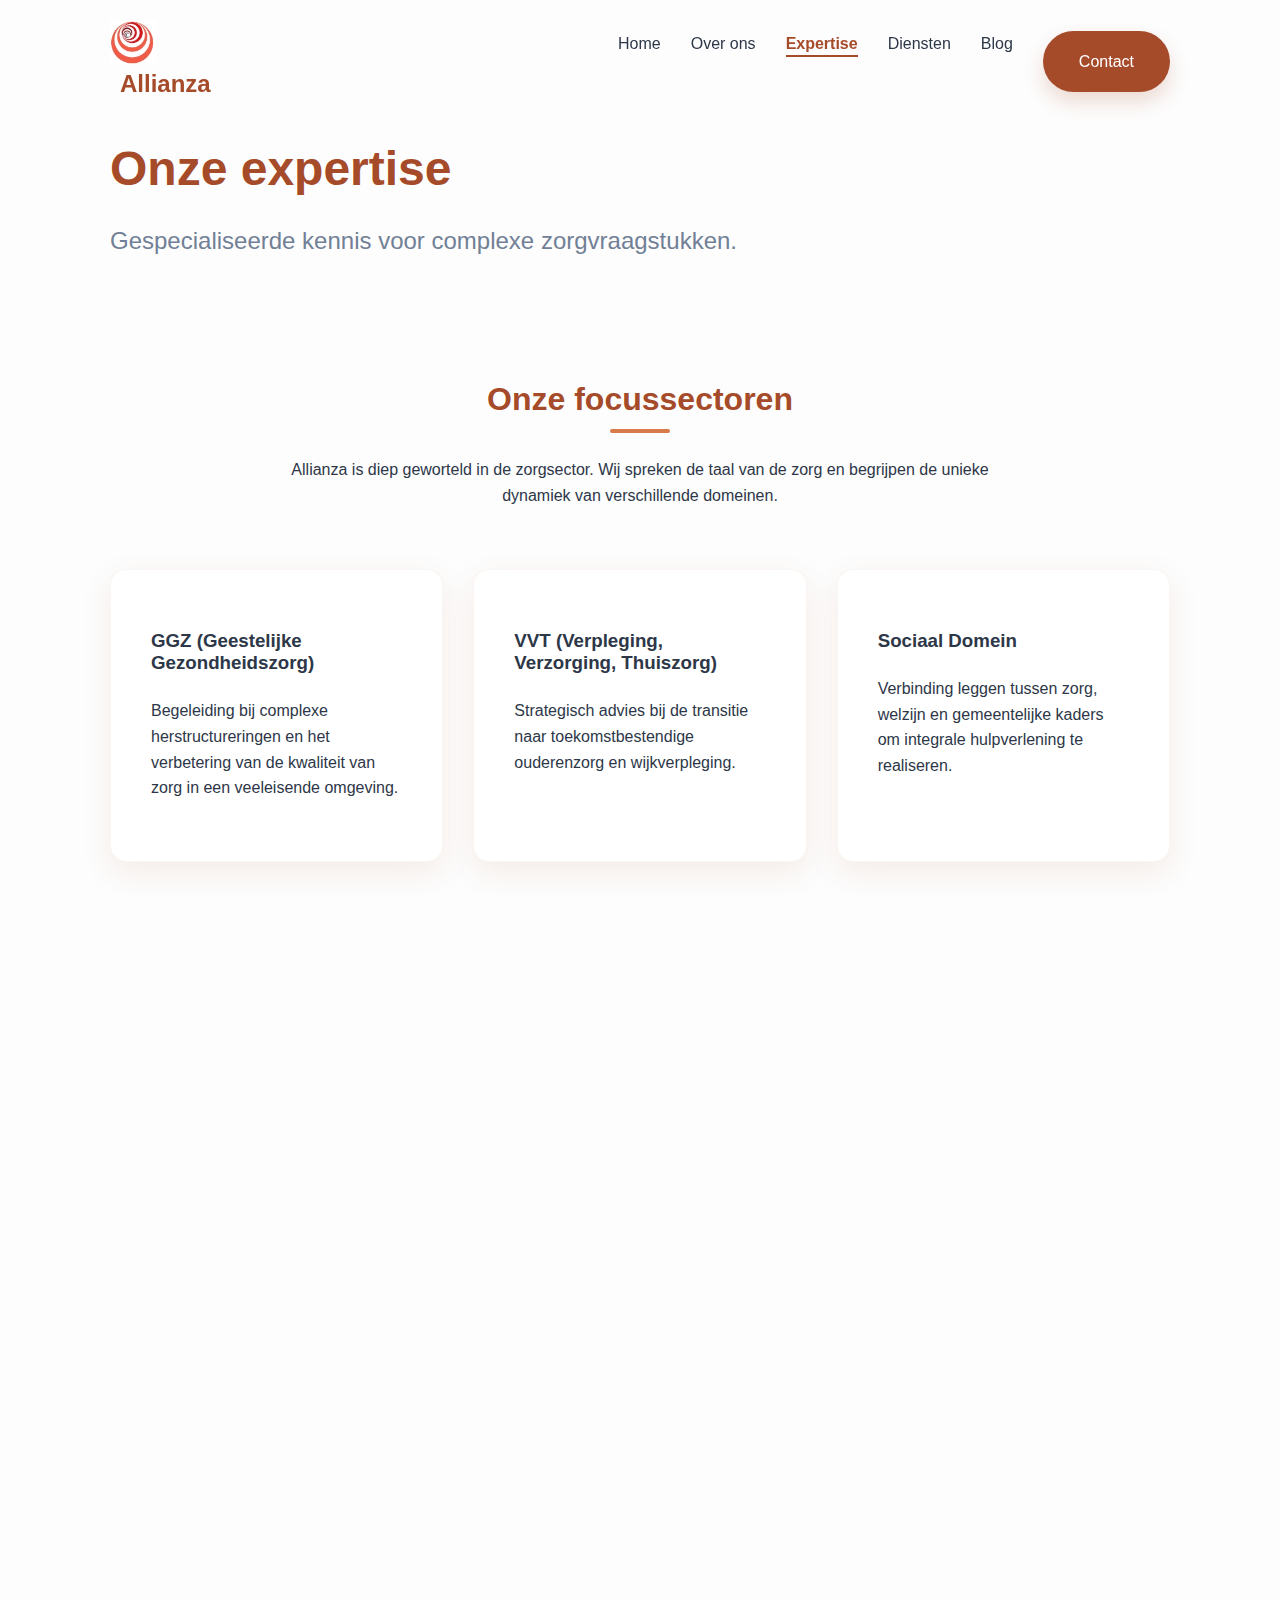
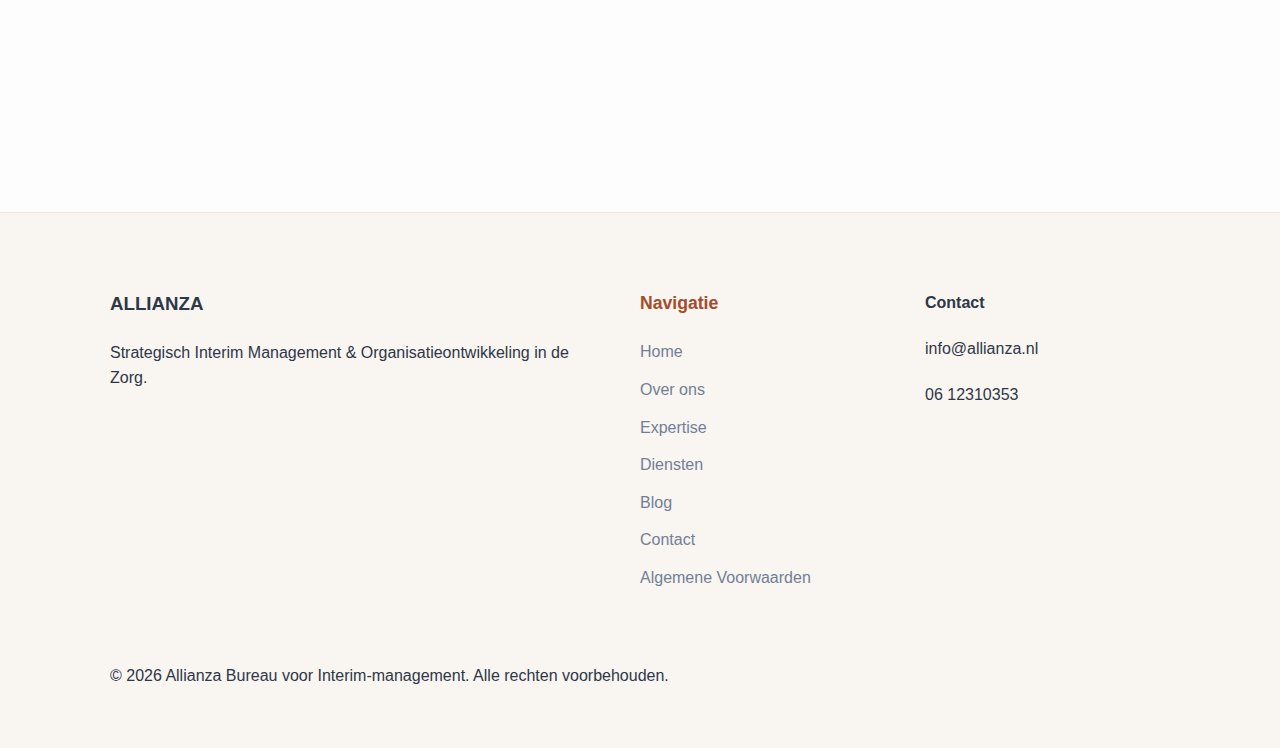
<file: expertise.html>
<!DOCTYPE html>
<html lang="nl">

<head>
    <meta charset="UTF-8">
    <meta name="viewport" content="width=device-width, initial-scale=1.0">
    <title>Expertise - Allianza | Strategisch interim management in de zorg</title>
    <meta name="description"
        content="Ontdek de diepgaande expertise van Allianza in de zorgsector. Gespecialiseerd in GGZ, VVT en het Sociaal Domein.">

    <!-- Favicon -->
    <link rel="icon" type="image/png" href="public/assets/images/logo-icon.png">

    <!-- Open Graph / SEO -->
    <meta property="og:type" content="website">
    <meta property="og:url" content="https://www.allianza.nl/expertise.html">
    <meta property="og:title" content="Expertise - Allianza | Strategisch interim management in de zorg">
    <meta property="og:description"
        content="Ontdek de diepgaande expertise van Allianza in de zorgsector. Gespecialiseerd in GGZ, VVT en het Sociaal Domein.">
    <meta property="og:image" content="public/assets/images/expertise-team.jpg">
    <link rel="stylesheet" href="index.css">
    <link rel="preconnect" href="https://fonts.googleapis.com">
    <link rel="preconnect" href="https://fonts.gstatic.com" crossorigin>
    <link href="https://fonts.googleapis.com/css2?family=Outfit:wght@300;400;600;700&display=swap" rel="stylesheet">
    <link rel="stylesheet" href="https://cdnjs.cloudflare.com/ajax/libs/font-awesome/6.0.0/css/all.min.css">
    <link rel="manifest" href="manifest.json">
</head>

<body>
    <!-- Navigation -->
    <nav id="navbar">
        <div class="container">
            <a href="index.html" class="logo">
                <img src="public/assets/images/logo-icon.png" alt="Allianza Logo">
                <span
                    style="font-family: var(--font-heading); font-weight: 700; font-size: 1.5rem; color: var(--primary); margin-left: 10px; vertical-align: middle;">Allianza</span>
            </a>
            <ul class="nav-links">
                <li><a href="index.html">Home</a></li>
                <li><a href="over-ons.html">Over ons</a></li>
                <li><a href="expertise.html" class="active">Expertise</a></li>
                <li><a href="diensten.html">Diensten</a></li>
                <li><a href="blog.html">Blog</a></li>
                <li><a href="contact.html" class="btn-cta" style="color: var(--white);">Contact</a></li>
            </ul>
            <div class="nav-toggle" id="nav-toggle">
                <i class="fas fa-bars"></i>
            </div>
        </div>
    </nav>

    <main class="subpage-content">
        <header class="page-header" style="padding-top: 140px; margin-bottom: 60px;">
            <div class="container">
                <h1 style="font-size: 3rem; color: var(--primary);">Onze expertise</h1>
                <p class="lead" style="font-size: 1.5rem; color: var(--text-muted);">Gespecialiseerde kennis
                    voor complexe zorgvraagstukken.</p>
            </div>
        </header>

        <section class="section">
            <div class="container">
                <div class="section-title">
                    <h2>Onze focussectoren</h2>
                    <p>Allianza is diep geworteld in de zorgsector. Wij spreken de taal van de zorg en begrijpen de
                        unieke dynamiek van verschillende domeinen.</p>
                </div>

                <div class="expertise-grid">
                    <div class="expertise-card">
                        <i class="fas fa-brain"></i>
                        <h3>GGZ (Geestelijke Gezondheidszorg)</h3>
                        <p>Begeleiding bij complexe herstructureringen en het verbetering van de kwaliteit van zorg in
                            een veeleisende omgeving.</p>
                    </div>
                    <div class="expertise-card">
                        <i class="fas fa-house-user"></i>
                        <h3>VVT (Verpleging, Verzorging, Thuiszorg)</h3>
                        <p>Strategisch advies bij de transitie naar toekomstbestendige ouderenzorg en wijkverpleging.
                        </p>
                    </div>
                    <div class="expertise-card">
                        <i class="fas fa-hands-holding"></i>
                        <h3>Sociaal Domein</h3>
                        <p>Verbinding leggen tussen zorg, welzijn en gemeentelijke kaders om integrale hulpverlening te
                            realiseren.</p>
                    </div>
                </div>
            </div>
        </section>

        <section class="section" style="background-color: var(--bg-warm);">
            <div class="container profile-flex">
                <div class="profile-content">
                    <h2>Onze kracht in de uitvoering</h2>
                    <p>Onze expertise gaat verder dan alleen sectorkennis. Wij brengen een unieke combinatie van
                        juridische precisie, bestuurlijke ervaring en zorginhoudelijke passie.</p>
                    <ul style="list-style: none; margin-top: 20px;">
                        <li style="margin-bottom: 10px;"><i class="fas fa-check"
                                style="color: var(--secondary); margin-right: 10px;"></i> <strong>Transitie en
                                regelgeving:</strong> Aansluiten op veranderende wet- en regelgeving in de zorg.</li>
                        <li style="margin-bottom: 10px;"><i class="fas fa-check"
                                style="color: var(--secondary); margin-right: 10px;"></i>
                            <strong>Veranderkracht:</strong> Begeleiden van transformaties met oog voor de mens.
                        </li>
                        <li style="margin-bottom: 10px;"><i class="fas fa-check"
                                style="color: var(--secondary); margin-right: 10px;"></i>
                            <strong>Kwaliteitsborging:</strong> Implementeren van toekomstbestendige zorgstructuren.
                        </li>
                    </ul>
                </div>
                <div class="profile-image">
                    <img src="public/assets/images/kracht-in-uitvoering.png" alt="Ons Expertise Team"
                        style="border-radius: var(--border-radius); box-shadow: var(--shadow);">
                </div>
            </div>
        </section>

        <section class="section cta-section" style="padding: 100px 0; text-align: center;">
            <div class="container">
                <h2>Samen impact maken?</h2>
                <p style="margin-bottom: 30px;">Ontdek wat onze diensten voor uw organisatie kunnen betekenen.</p>
                <div class="cta-buttons">
                    <a href="diensten.html" class="btn-cta">Onze Diensten</a>
                    <a href="contact.html" class="btn-secondary" style="margin-left: 20px;">Plan een gesprek</a>
                </div>
            </div>
        </section>
    </main>

    <footer class="footer">
        <div class="container">
            <div class="footer-grid">
                <div class="footer-info">
                    <h3>ALLIANZA</h3>
                    <p>Strategisch Interim Management & Organisatieontwikkeling in de Zorg.</p>
                </div>
                <div class="footer-links">
                    <h4>Navigatie</h4>
                    <ul>
                        <li><a href="index.html">Home</a></li>
                        <li><a href="over-ons.html">Over ons</a></li>
                        <li><a href="expertise.html">Expertise</a></li>
                        <li><a href="diensten.html">Diensten</a></li>
                        <li><a href="blog.html">Blog</a></li>
                        <li><a href="contact.html">Contact</a></li>
                        <li><a href="public/assets/images/Algemene voorwaarden.pdf" download>Algemene Voorwaarden</a>
                        </li>
                    </ul>
                </div>
                <div class="footer-contact">
                    <h4>Contact</h4>
                    <p><i class="fas fa-envelope"></i> info@allianza.nl</p>
                    <p><i class="fas fa-phone"></i> 06 12310353</p>
                </div>
            </div>
            <div class="footer-bottom">
                <p>&copy; 2026 Allianza Bureau voor Interim-management. Alle rechten voorbehouden.</p>
            </div>
        </div>
    </footer>

    <script src="main.js"></script>
</body>

</html>
</file>
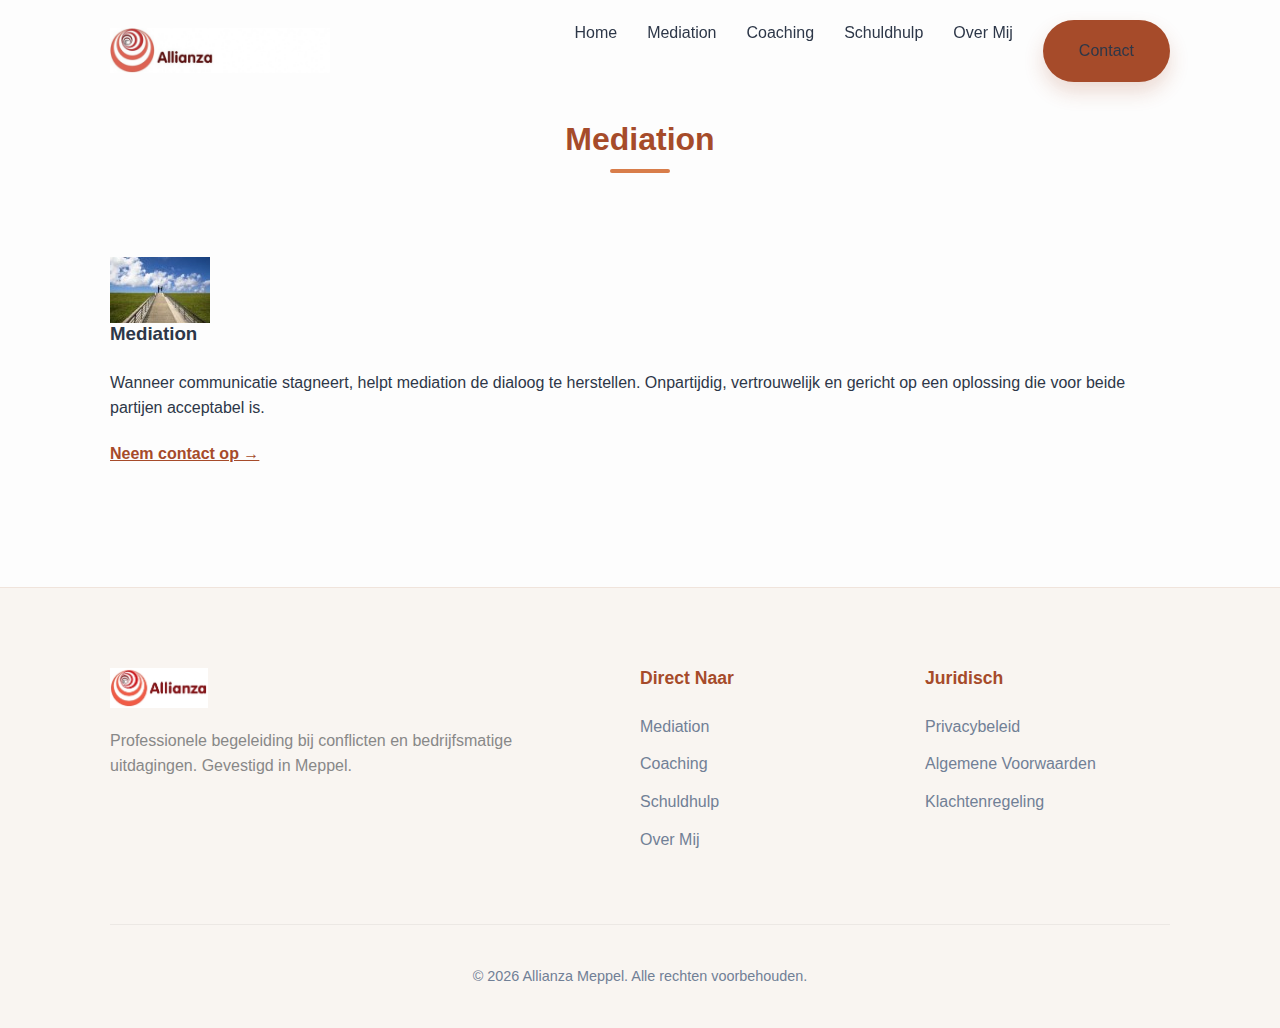
<file: mediation.html>
<!DOCTYPE html>
<html lang="nl">

<head>
    <meta charset="UTF-8">
    <meta name="viewport" content="width=device-width, initial-scale=1.0">
    <title>Allianza | Mediation</title>
    <meta name="description"
        content="Mediation bij Allianza: onpartijdig, vertrouwelijk en gericht op een win‑win oplossing.">
    <link rel="preconnect" href="https://fonts.googleapis.com">
    <link rel="preconnect" href="https://fonts.gstatic.com" crossorigin>
    <link href="https://fonts.googleapis.com/css2?family=Outfit:wght@300;400;500;600;700&display=swap" rel="stylesheet">
    <link rel="stylesheet" href="https://cdnjs.cloudflare.com/ajax/libs/font-awesome/6.4.0/css/all.min.css">
    <link rel="stylesheet" href="index.css">
</head>

<body>

    <!-- Navigation (shared) -->
    <nav id="navbar">
        <div class="container">
            <a href="index.html" class="logo"><img src="public/assets/images/logo-full.png" alt="Allianza Logo"></a>
            <ul class="nav-links">
                <li><a href="index.html">Home</a></li>
                <li><a href="mediation.html">Mediation</a></li>
                <li><a href="coaching.html">Coaching</a></li>
                <li><a href="schuldhulp.html">Schuldhulp</a></li>
                <li><a href="over-mij.html">Over Mij</a></li>
                <li><a href="contact.html" class="btn-cta">Contact</a></li>
            </ul>
        </div>
    </nav>

    <!-- Mediation Section -->
    <section id="mediation" class="services-grid" style="padding: var(--section-padding);">
        <div class="container">
            <div class="section-title">
                <h2>Mediation</h2>
            </div>
            <div class="service-card" style="grid-column:1/-1;">
                <img src="public/assets/images/illus-handshake.jpg" alt="Mediation">
                <h3>Mediation</h3>
                <p>Wanneer communicatie stagneert, helpt mediation de dialoog te herstellen. Onpartijdig, vertrouwelijk
                    en gericht op een oplossing die voor beide partijen acceptabel is.</p>
                <a href="contact.html" style="color:var(--primary);font-weight:600;">Neem contact op →</a>
            </div>
        </div>
    </section>

    <!-- Footer (shared) -->
    <footer>
        <div class="container">
            <div class="footer-grid">
                <div class="footer-logo">
                    <img src="public/assets/images/logo-text.png" alt="Allianza">
                    <p style="margin-top:20px;color:#888;">Professionele begeleiding bij conflicten en bedrijfsmatige
                        uitdagingen. Gevestigd in Meppel.</p>
                </div>
                <div class="footer-links">
                    <h4>Direct Naar</h4>
                    <ul>
                        <li><a href="mediation.html">Mediation</a></li>
                        <li><a href="coaching.html">Coaching</a></li>
                        <li><a href="schuldhulp.html">Schuldhulp</a></li>
                        <li><a href="over-mij.html">Over Mij</a></li>
                    </ul>
                </div>
                <div class="footer-links">
                    <h4>Juridisch</h4>
                    <ul>
                        <li><a href="#">Privacybeleid</a></li>
                        <li><a href="#">Algemene Voorwaarden</a></li>
                        <li><a href="#">Klachtenregeling</a></li>
                    </ul>
                </div>
            </div>
            <div class="copyright">&copy; 2026 Allianza Meppel. Alle rechten voorbehouden.</div>
        </div>
    </footer>

    <script src="index.js"></script>
</body>

</html>
</file>
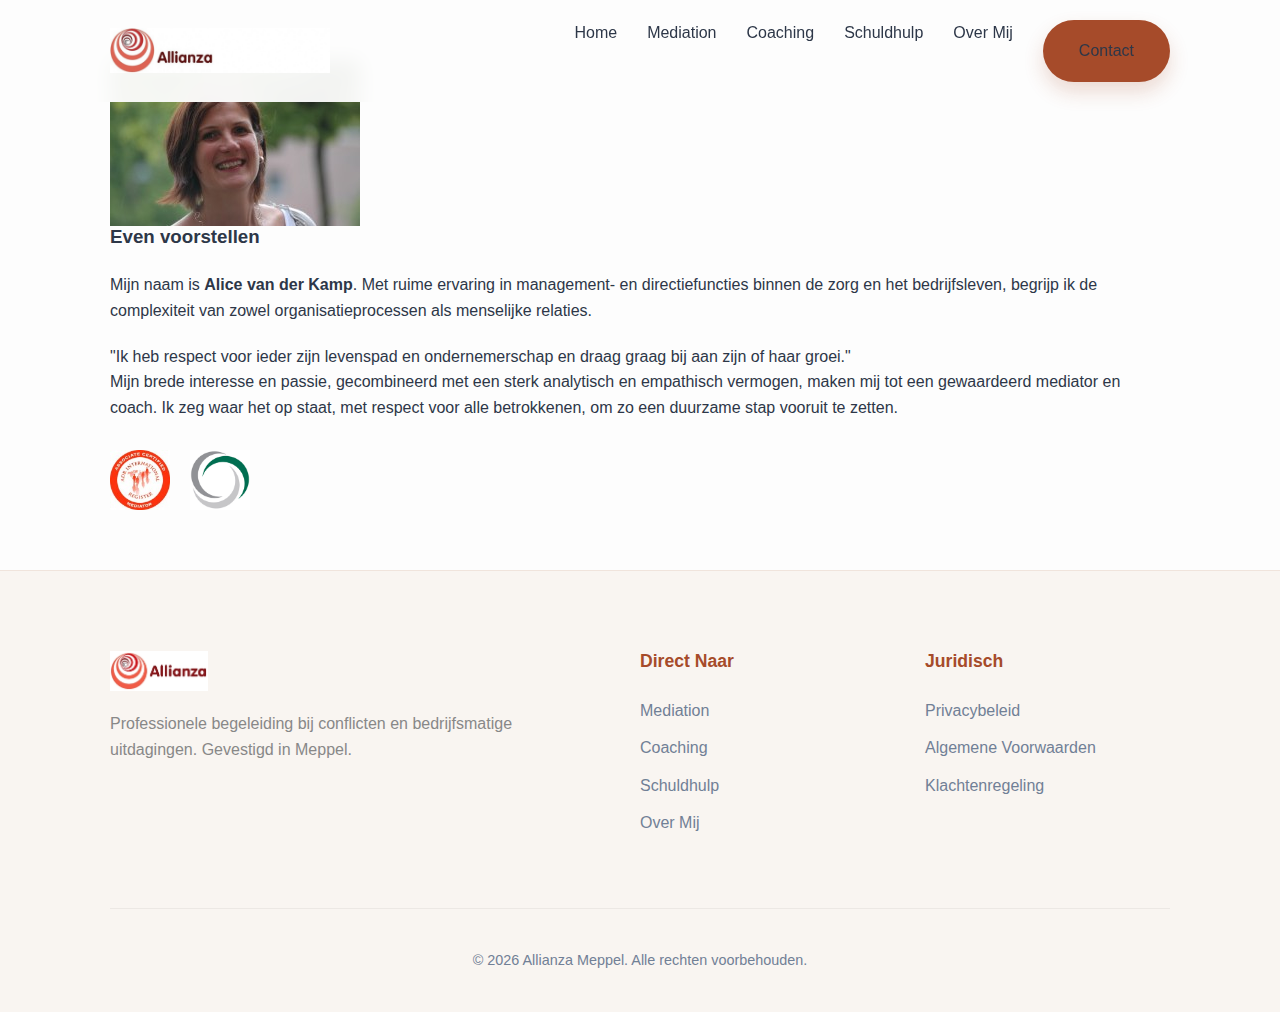
<file: over-mij.html>
<!DOCTYPE html>
<html lang="nl">

<head>
    <meta charset="UTF-8">
    <meta name="viewport" content="width=device-width, initial-scale=1.0">
    <title>Allianza | Over Mij</title>
    <meta name="description" content="Maak kennis met Alice van der Kamp, de drijvende kracht achter Allianza.">
    <link rel="preconnect" href="https://fonts.googleapis.com">
    <link rel="preconnect" href="https://fonts.gstatic.com" crossorigin>
    <link href="https://fonts.googleapis.com/css2?family=Outfit:wght@300;400;500;600;700&display=swap" rel="stylesheet">
    <link rel="stylesheet" href="https://cdnjs.cloudflare.com/ajax/libs/font-awesome/6.4.0/css/all.min.css">
    <link rel="stylesheet" href="index.css">
</head>

<body>
    <nav id="navbar">
        <div class="container">
            <a href="index.html" class="logo"><img src="public/assets/images/logo-full.png" alt="Allianza Logo"></a>
            <ul class="nav-links">
                <li><a href="index.html">Home</a></li>
                <li><a href="mediation.html">Mediation</a></li>
                <li><a href="coaching.html">Coaching</a></li>
                <li><a href="schuldhulp.html">Schuldhulp</a></li>
                <li><a href="over-mij.html">Over Mij</a></li>
                <li><a href="contact.html" class="btn-cta">Contact</a></li>
            </ul>
        </div>
    </nav>

    <section id="over-mij" class="about">
        <div class="container">
            <div class="about-flex">
                <div class="about-image">
                    <img src="public/assets/images/alice-portrait-2.jpg" alt="Alice van der Kamp">
                </div>
                <div class="about-content">
                    <h3>Even voorstellen</h3>
                    <p>Mijn naam is <strong>Alice van der Kamp</strong>. Met ruime ervaring in management‑ en
                        directiefuncties binnen de zorg en het bedrijfsleven, begrijp ik de complexiteit van zowel
                        organisatieprocessen als menselijke relaties.</p>
                    <div class="quote">
                        "Ik heb respect voor ieder zijn levenspad en ondernemerschap en draag graag bij aan zijn of haar
                        groei."
                    </div>
                    <p>Mijn brede interesse en passie, gecombineerd met een sterk analytisch en empathisch vermogen,
                        maken mij tot een gewaardeerd mediator en coach. Ik zeg waar het op staat, met respect voor alle
                        betrokkenen, om zo een duurzame stap vooruit te zetten.</p>
                    <div class="certs" style="margin-top:30px;display:flex;gap:20px;align-items:center;">
                        <img src="public/assets/images/cert-adr-mediator.jpg" alt="ADR Mediator"
                            style="height:60px;width:auto;">
                        <img src="public/assets/images/cert-rvm-icon.png" alt="Raad van Mediators"
                            style="height:60px;width:auto;">
                    </div>
                </div>
            </div>
        </div>
    </section>

    <footer>
        <div class="container">
            <div class="footer-grid">
                <div class="footer-logo">
                    <img src="public/assets/images/logo-text.png" alt="Allianza">
                    <p style="margin-top:20px;color:#888;">Professionele begeleiding bij conflicten en bedrijfsmatige
                        uitdagingen. Gevestigd in Meppel.</p>
                </div>
                <div class="footer-links">
                    <h4>Direct Naar</h4>
                    <ul>
                        <li><a href="mediation.html">Mediation</a></li>
                        <li><a href="coaching.html">Coaching</a></li>
                        <li><a href="schuldhulp.html">Schuldhulp</a></li>
                        <li><a href="over-mij.html">Over Mij</a></li>
                    </ul>
                </div>
                <div class="footer-links">
                    <h4>Juridisch</h4>
                    <ul>
                        <li><a href="#">Privacybeleid</a></li>
                        <li><a href="#">Algemene Voorwaarden</a></li>
                        <li><a href="#">Klachtenregeling</a></li>
                    </ul>
                </div>
            </div>
            <div class="copyright">&copy; 2026 Allianza Meppel. Alle rechten voorbehouden.</div>
        </div>
    </footer>
    <script src="index.js"></script>
</body>

</html>
</file>
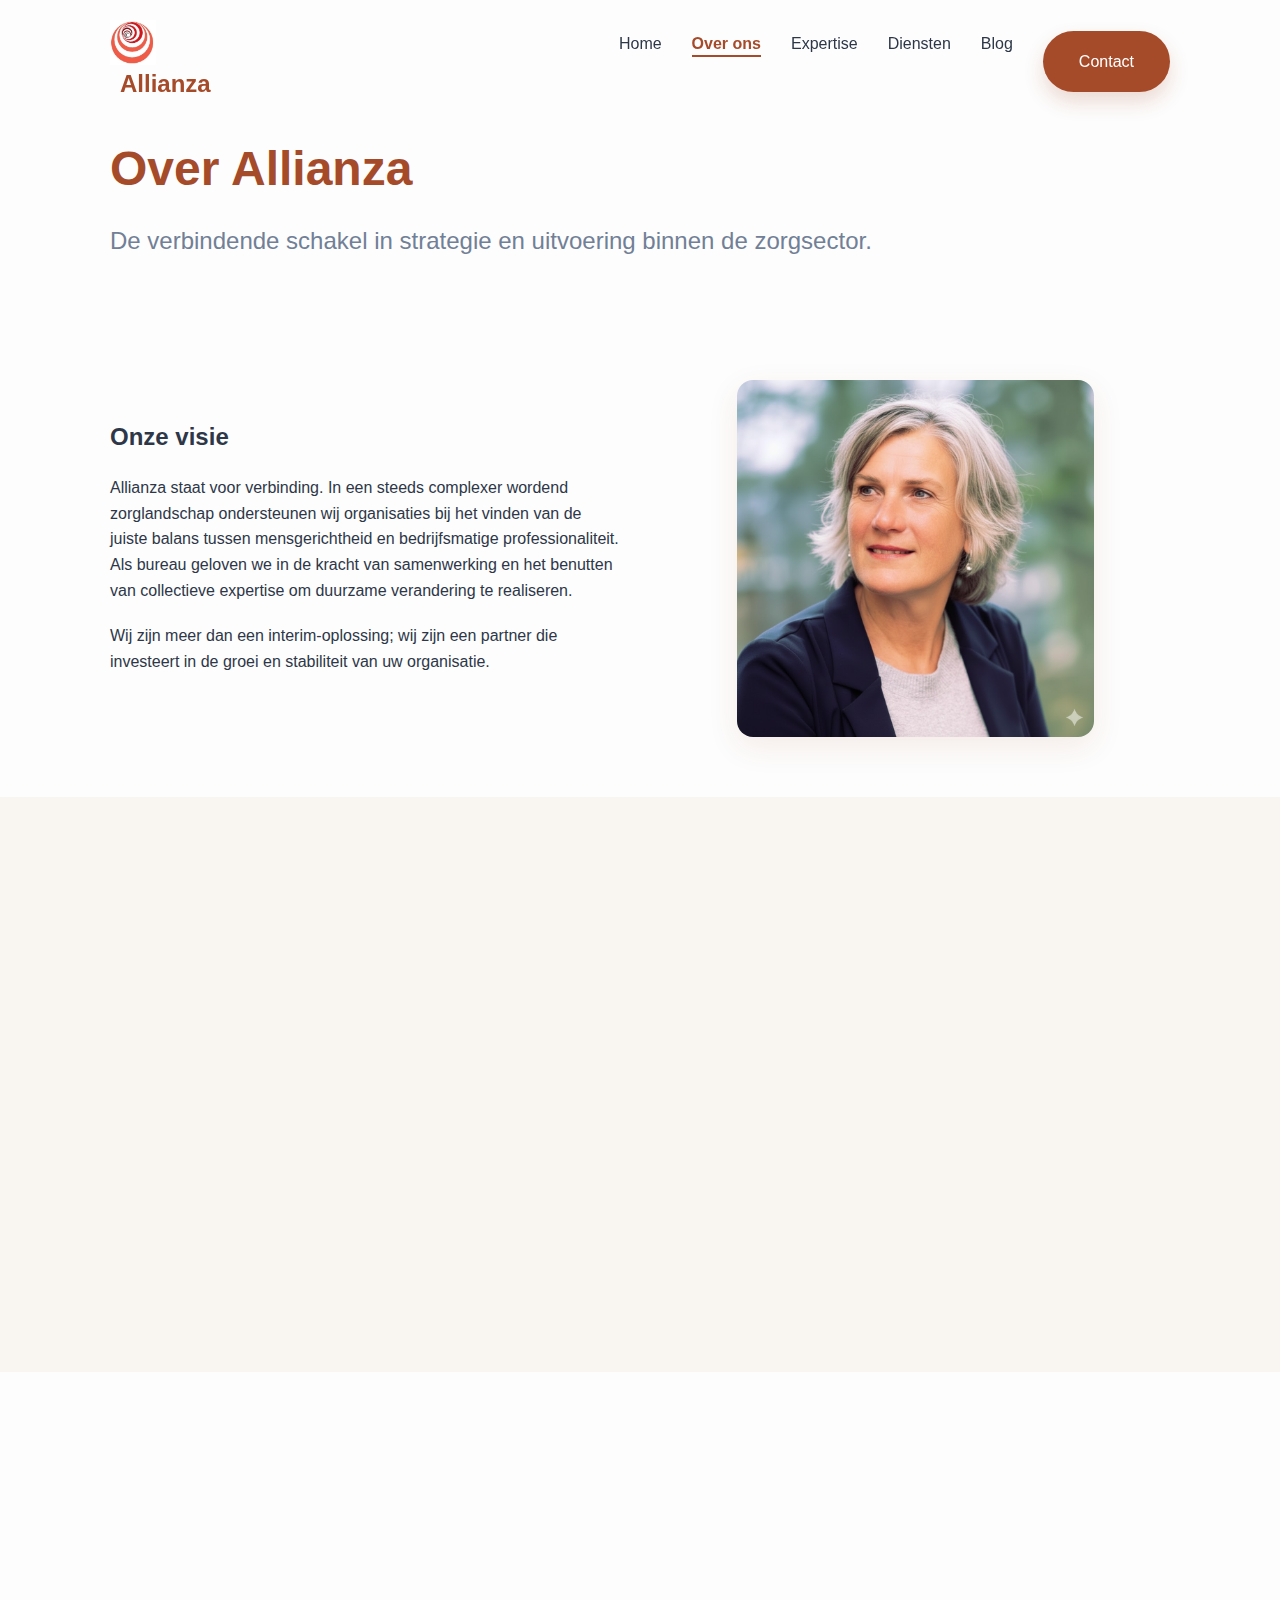
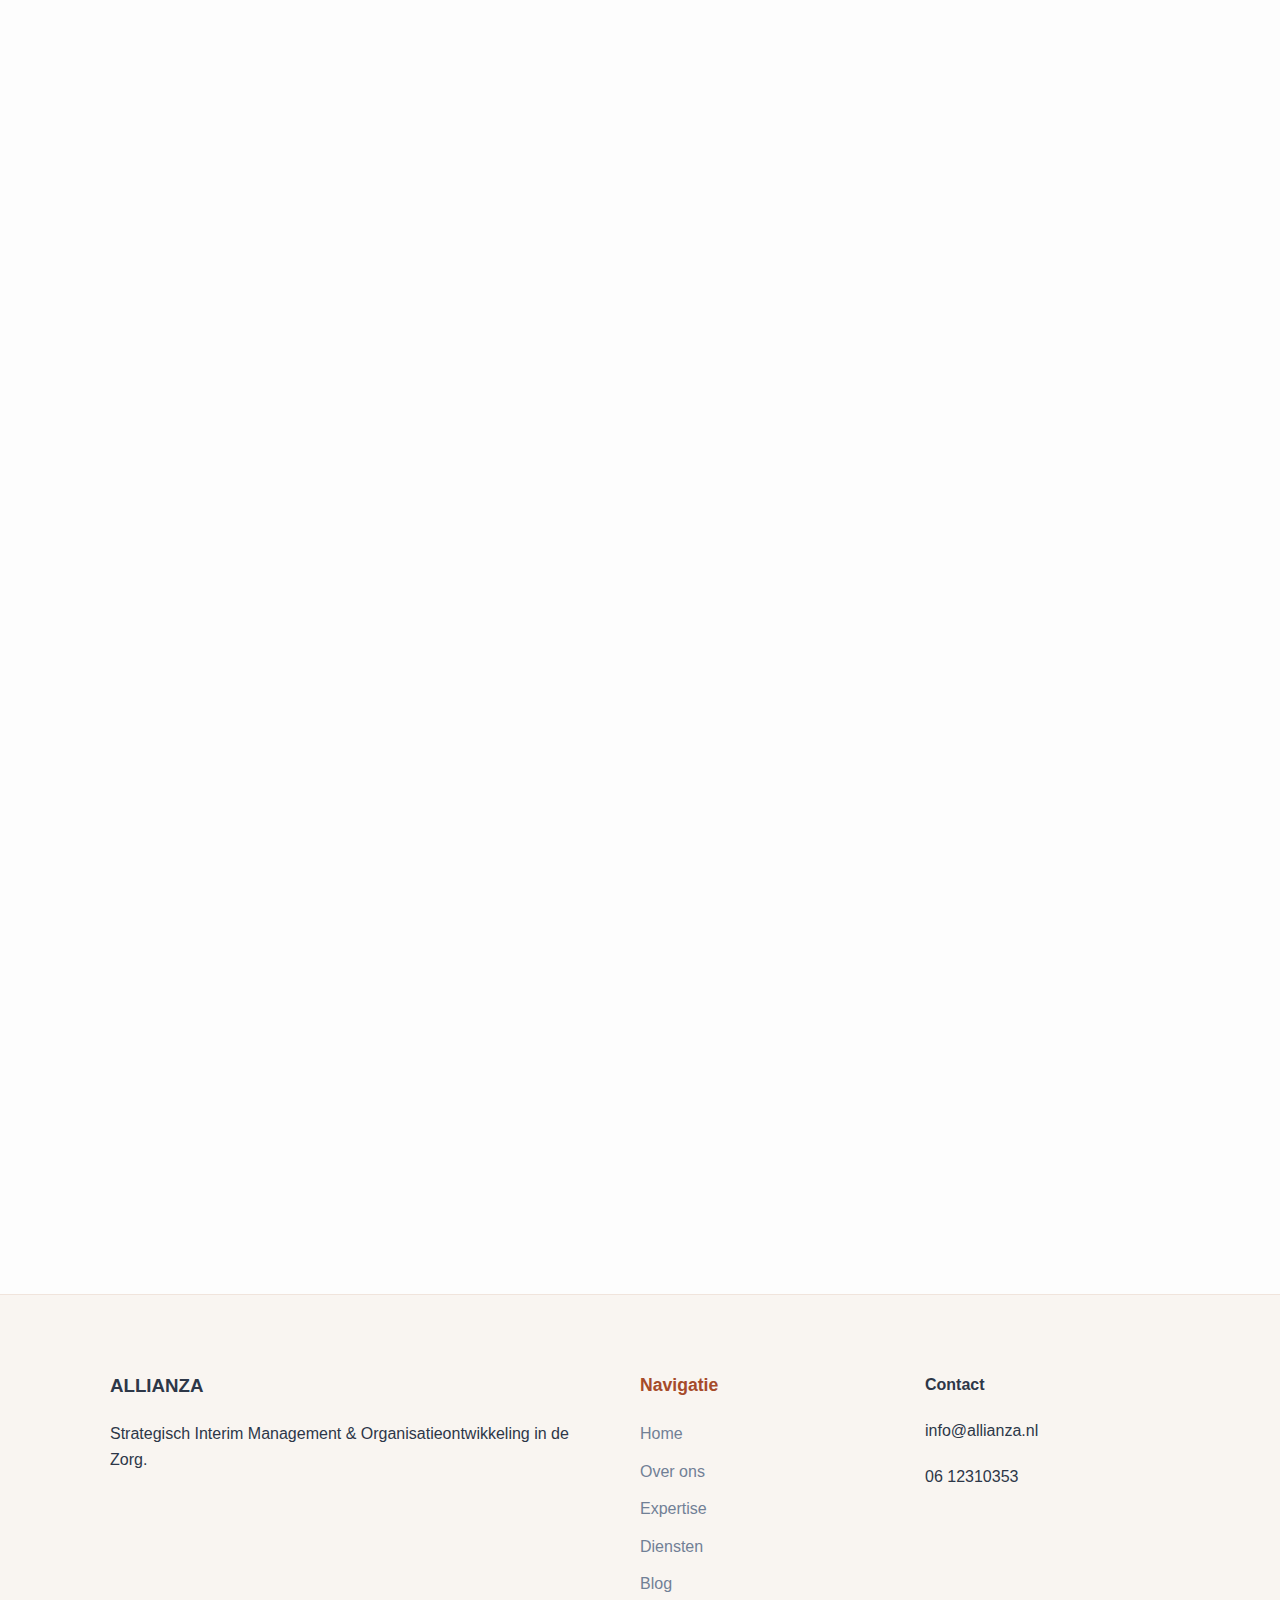
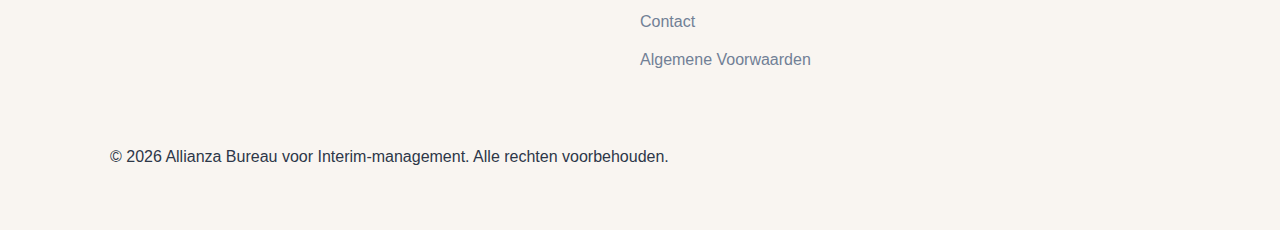
<file: over-ons.html>
<!DOCTYPE html>
<html lang="nl">

<head>
    <meta charset="UTF-8">
    <meta name="viewport" content="width=device-width, initial-scale=1.0">
    <title>Over ons - Allianza | Strategisch interim management in de zorg</title>
    <meta name="description"
        content="Maak kennis met Allianza en oprichter Alice van der Kamp. Ervaren partner in strategisch interim management en organisatieontwikkeling voor de zorgsector.">

    <!-- Favicon -->
    <link rel="icon" type="image/png" href="public/assets/images/logo-icon.png">

    <!-- Open Graph / SEO -->
    <meta property="og:type" content="website">
    <meta property="og:url" content="https://www.allianza.nl/over-ons.html">
    <meta property="og:title" content="Over ons - Allianza | Strategisch interim management in de zorg">
    <meta property="og:description"
        content="Maak kennis met Allianza en oprichter Alice van der Kamp. Ervaren partner in strategisch interim management en organisatieontwikkeling voor de zorgsector.">
    <meta property="og:image" content="public/assets/images/alice-visie.jpg">
    <link rel="stylesheet" href="index.css">
    <link rel="preconnect" href="https://fonts.googleapis.com">
    <link rel="preconnect" href="https://fonts.gstatic.com" crossorigin>
    <link href="https://fonts.googleapis.com/css2?family=Outfit:wght@300;400;600;700&display=swap" rel="stylesheet">
    <link rel="stylesheet" href="https://cdnjs.cloudflare.com/ajax/libs/font-awesome/6.0.0/css/all.min.css">
    <link rel="manifest" href="manifest.json">
</head>

<body>
    <!-- Navigation -->
    <nav id="navbar">
        <div class="container">
            <a href="index.html" class="logo">
                <img src="public/assets/images/logo-icon.png" alt="Allianza Logo">
                <span
                    style="font-family: var(--font-heading); font-weight: 700; font-size: 1.5rem; color: var(--primary); margin-left: 10px; vertical-align: middle;">Allianza</span>
            </a>
            <ul class="nav-links">
                <li><a href="index.html">Home</a></li>
                <li><a href="over-ons.html" class="active">Over ons</a></li>
                <li><a href="expertise.html">Expertise</a></li>
                <li><a href="diensten.html">Diensten</a></li>
                <li><a href="blog.html">Blog</a></li>
                <li><a href="contact.html" class="btn-cta" style="color: var(--white);">Contact</a></li>
            </ul>
            <div class="nav-toggle" id="nav-toggle">
                <i class="fas fa-bars"></i>
            </div>
        </div>
    </nav>

    <main class="subpage-content">
        <header class="page-header" style="padding-top: 140px; margin-bottom: 60px;">
            <div class="container">
                <h1 style="font-size: 3rem; color: var(--primary);">Over Allianza</h1>
                <p class="lead" style="font-size: 1.5rem; color: var(--text-muted);">De verbindende schakel in strategie
                    en uitvoering binnen de zorgsector.</p>
            </div>
        </header>

        <section class="section">
            <div class="container profile-flex">
                <div class="profile-content">
                    <h2>Onze visie</h2>
                    <p>Allianza staat voor verbinding. In een steeds complexer wordend zorglandschap ondersteunen wij
                        organisaties bij het vinden van de juiste balans tussen mensgerichtheid en bedrijfsmatige
                        professionaliteit. Als bureau geloven we in de kracht van samenwerking en het benutten van
                        collectieve expertise om duurzame verandering te realiseren.</p>
                    <p>Wij zijn meer dan een interim-oplossing; wij zijn een partner die investeert in de groei en
                        stabiliteit van uw organisatie.</p>
                </div>
                <div class="profile-image">
                    <img src="public/assets/images/alice-visie.jpg" alt="Alice van der Kamp"
                        style="border-radius: var(--border-radius); box-shadow: var(--shadow); max-width: 70%; margin: 0 auto;">
                </div>
            </div>
        </section>

        <section class="section" style="background-color: var(--bg-warm);">
            <div class="container">
                <div class="expertise-card"
                    style="max-width: 800px; margin: 0 auto; text-align: center; padding: 60px 40px;">
                    <i class="fas fa-user-tie"
                        style="font-size: 3.5rem; color: var(--secondary); margin-bottom: 30px; display: block;"></i>
                    <h2 style="margin-bottom: 10px;">Alice van der Kamp</h2>
                    <p class="subtitle"
                        style="font-weight: 600; color: var(--secondary); margin-bottom: 30px; font-size: 1.1rem;">
                        Oprichter en eigenaar</p>
                    <p style="text-align: left;">Met een achtergrond als jurist en jarenlange ervaring in directie- en
                        bestuurlijke rollen binnen
                        de zorg, is Alice van der Kamp de drijvende kracht achter Allianza. Zij combineert scherpe
                        analytische vaardigheden met een diep begrip van de menselijke maat in de zorg.</p>
                    <p style="text-align: left;">Alice fungeert als kwaliteitswaarborg voor alle projecten van Allianza
                        en zet haar uitgebreide
                        netwerk van experts in om voor elke uitdaging de juiste match te vinden.</p>
                    <div class="social-links-minimal" style="margin-top: 30px;">
                        <a href="https://www.linkedin.com/in/alice-van-der-kamp-939b563/" target="_blank" rel="noopener"
                            style="color: var(--primary); font-weight: 600; text-decoration: none; font-size: 1.1rem;"><i
                                class="fab fa-linkedin" style="margin-right: 8px;"></i> LinkedIn Profiel</a>
                    </div>
                </div>
            </div>
        </section>

        <section class="section">
            <div class="container">
                <div class="section-title" style="text-align: center; margin-bottom: 50px;">
                    <h2>Eerder werkzaam voor</h2>
                    <p>Onze professionals hebben hun sporen verdiend bij toonaangevende zorgorganisaties. Een greep uit
                        ons track record.</p>
                </div>
                <div class="expertise-grid">
                    <div class="expertise-card">
                        <h4 style="color: var(--primary); margin-bottom: 10px;">De Impuls voor de Zorg</h4>
                        <p class="subtitle" style="font-size: 0.9rem; color: var(--secondary); margin-bottom: 15px;">
                            2024
                            - Heden</p>
                        <p>Interimmanager / adviseur. Begeleiding bij cultuurverandering en werkwijze gericht op welzijn
                            en kwaliteit van leven.</p>
                    </div>
                    <div class="expertise-card">
                        <h4 style="color: var(--primary); margin-bottom: 10px;">GGZ Drenthe</h4>
                        <p class="subtitle" style="font-size: 0.9rem; color: var(--secondary); margin-bottom: 15px;">
                            2022
                            - 2024</p>
                        <p>Teammanager AFPN / For Act / Slaap- en expertisecentrum & Teammanager HIC. Focus op coaching
                            en change management.</p>
                    </div>
                    <div class="expertise-card">
                        <h4 style="color: var(--primary); margin-bottom: 10px;">De Raad van Mediators</h4>
                        <p class="subtitle" style="font-size: 0.9rem; color: var(--secondary); margin-bottom: 15px;">
                            2014
                            - 2023</p>
                        <p>Mediator / conflictbemiddelaar voor zakelijke en privé conflicten in Noord- en
                            Oost-Nederland.</p>
                    </div>
                    <div class="expertise-card">
                        <h4 style="color: var(--primary); margin-bottom: 10px;">Woonzorgcentrum de Westerkim</h4>
                        <p class="subtitle" style="font-size: 0.9rem; color: var(--secondary); margin-bottom: 15px;">
                            2021
                            - 2022</p>
                        <p>Zorgmanager. Implementatie van verbetertrajecten en coaching van zorgteams.</p>
                    </div>
                    <div class="expertise-card">
                        <h4 style="color: var(--primary); margin-bottom: 10px;">Baalderborg Groep</h4>
                        <p class="subtitle" style="font-size: 0.9rem; color: var(--secondary); margin-bottom: 15px;">
                            2019
                            - 2021</p>
                        <p>Locatiehoofd Ouderenzorg & Zorgmanager PG en Somatiek. Verantwoordelijk voor operationele en
                            kwalitatieve sturing.</p>
                    </div>
                    <div class="expertise-card">
                        <h4 style="color: var(--primary); margin-bottom: 10px;">Zorggroep Tangenborgh</h4>
                        <p class="subtitle" style="font-size: 0.9rem; color: var(--secondary); margin-bottom: 15px;">
                            2017
                            - 2018</p>
                        <p>Teammanager zorg Intramuraal. Specialisatie in psychogeriatrie en ouderenzorg.</p>
                    </div>
                    <div class="expertise-card">
                        <h4 style="color: var(--primary); margin-bottom: 10px;">Senior Service</h4>
                        <p class="subtitle" style="font-size: 0.9rem; color: var(--secondary); margin-bottom: 15px;">
                            2015
                            - 2017</p>
                        <p>Regiomanager Noord-Nederland. Coördinatie van aanvullende mantelzorg en ondersteuning thuis.
                        </p>
                    </div>
                </div>
            </div>
        </section>

        <section class="section cta-section" style="padding: 100px 0; text-align: center;">
            <div class="container">
                <h2>Klaar om de volgende stap te zetten?</h2>
                <p style="margin-bottom: 30px;">Ontdek hoe onze expertise uw organisatie kan versterken.</p>
                <div class="cta-buttons">
                    <a href="expertise.html" class="btn-cta">Onze expertise</a>
                    <a href="contact.html" class="btn-secondary" style="margin-left: 20px;">Neem Contact Op</a>
                </div>
            </div>
        </section>
    </main>

    <footer class="footer">
        <div class="container">
            <div class="footer-grid">
                <div class="footer-info">
                    <h3>ALLIANZA</h3>
                    <p>Strategisch Interim Management & Organisatieontwikkeling in de Zorg.</p>
                </div>
                <div class="footer-links">
                    <h4>Navigatie</h4>
                    <ul>
                        <li><a href="index.html">Home</a></li>
                        <li><a href="over-ons.html">Over ons</a></li>
                        <li><a href="expertise.html">Expertise</a></li>
                        <li><a href="diensten.html">Diensten</a></li>
                        <li><a href="blog.html">Blog</a></li>
                        <li><a href="contact.html">Contact</a></li>
                        <li><a href="public/assets/images/Algemene voorwaarden.pdf" download>Algemene Voorwaarden</a>
                        </li>
                    </ul>
                </div>
                <div class="footer-contact">
                    <h4>Contact</h4>
                    <p><i class="fas fa-envelope"></i> info@allianza.nl</p>
                    <p><i class="fas fa-phone"></i> 06 12310353</p>
                </div>
            </div>
            <div class="footer-bottom">
                <p>&copy; 2026 Allianza Bureau voor Interim-management. Alle rechten voorbehouden.</p>
            </div>
        </div>
    </footer>

    <script src="main.js"></script>
</body>

</html>
</file>
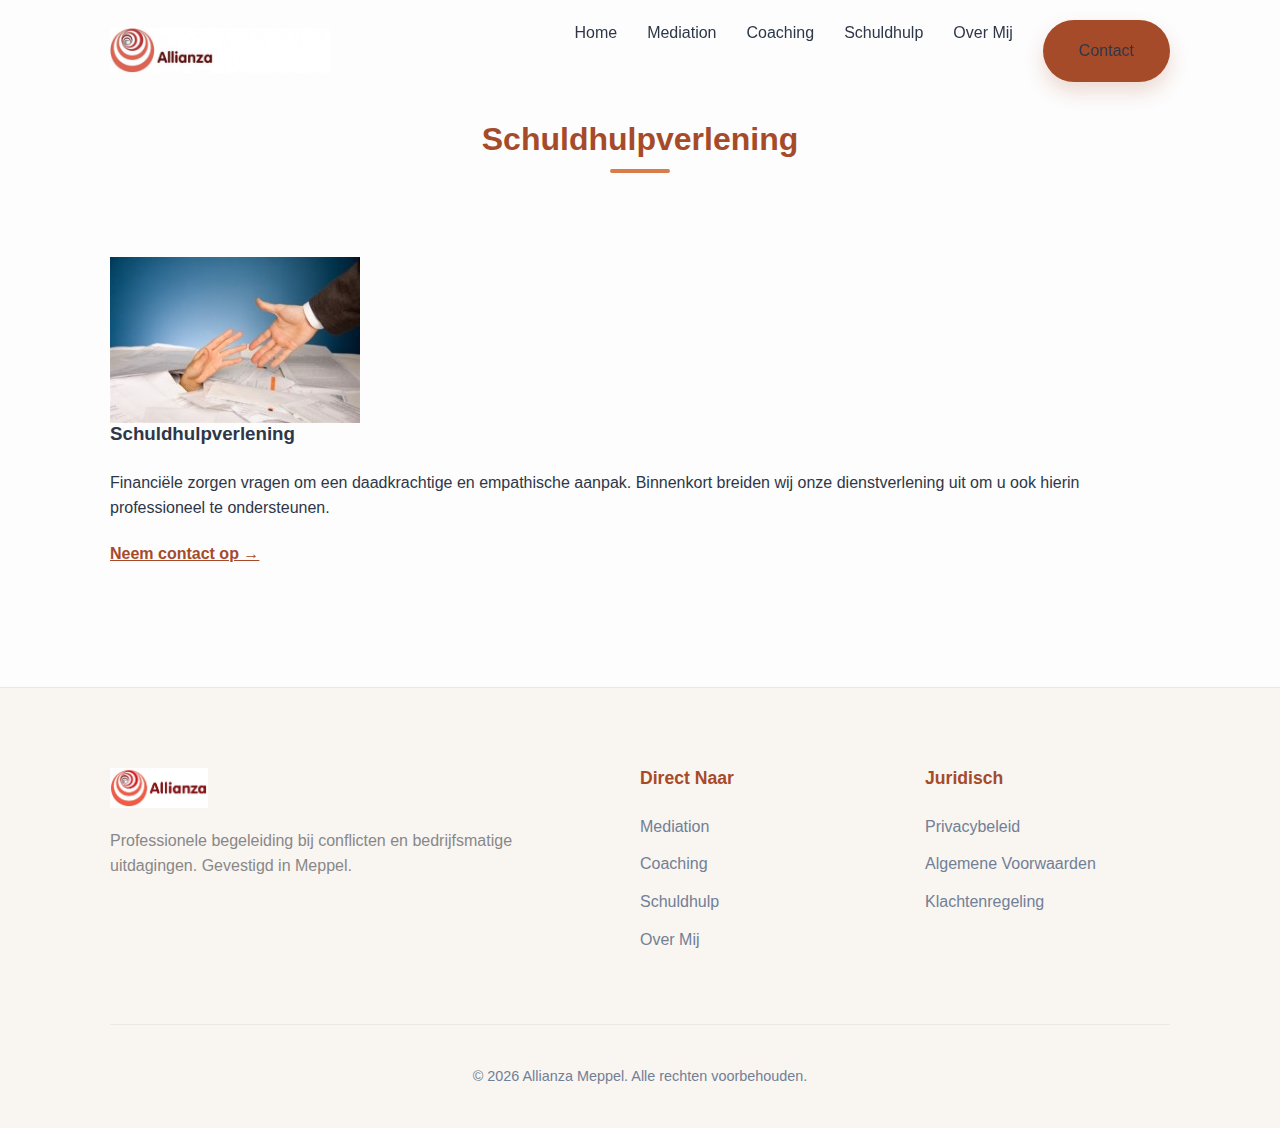
<file: schuldhulp.html>
<!DOCTYPE html>
<html lang="nl">

<head>
    <meta charset="UTF-8">
    <meta name="viewport" content="width=device-width, initial-scale=1.0">
    <title>Allianza | Schuldhulpverlening</title>
    <meta name="description" content="Schuldhulpverlening bij Allianza: empathische en daadkrachtige ondersteuning.">
    <link rel="preconnect" href="https://fonts.googleapis.com">
    <link rel="preconnect" href="https://fonts.gstatic.com" crossorigin>
    <link href="https://fonts.googleapis.com/css2?family=Outfit:wght@300;400;500;600;700&display=swap" rel="stylesheet">
    <link rel="stylesheet" href="https://cdnjs.cloudflare.com/ajax/libs/font-awesome/6.4.0/css/all.min.css">
    <link rel="stylesheet" href="index.css">
</head>

<body>
    <nav id="navbar">
        <div class="container">
            <a href="index.html" class="logo"><img src="public/assets/images/logo-full.png" alt="Allianza Logo"></a>
            <ul class="nav-links">
                <li><a href="index.html">Home</a></li>
                <li><a href="mediation.html">Mediation</a></li>
                <li><a href="coaching.html">Coaching</a></li>
                <li><a href="schuldhulp.html">Schuldhulp</a></li>
                <li><a href="over-mij.html">Over Mij</a></li>
                <li><a href="contact.html" class="btn-cta">Contact</a></li>
            </ul>
        </div>
    </nav>

    <section id="schuldhulp" class="services-grid" style="padding: var(--section-padding);">
        <div class="container">
            <div class="section-title">
                <h2>Schuldhulpverlening</h2>
            </div>
            <div class="service-card" style="grid-column:1/-1;">
                <img src="public/assets/images/illus-help-debt.jpg" alt="Schuldhulp">
                <h3>Schuldhulpverlening</h3>
                <p>Financiële zorgen vragen om een daadkrachtige en empathische aanpak. Binnenkort breiden wij onze
                    dienstverlening uit om u ook hierin professioneel te ondersteunen.</p>
                <a href="contact.html" style="color:var(--primary);font-weight:600;">Neem contact op →</a>
            </div>
        </div>
    </section>

    <footer>
        <div class="container">
            <div class="footer-grid">
                <div class="footer-logo">
                    <img src="public/assets/images/logo-text.png" alt="Allianza">
                    <p style="margin-top:20px;color:#888;">Professionele begeleiding bij conflicten en bedrijfsmatige
                        uitdagingen. Gevestigd in Meppel.</p>
                </div>
                <div class="footer-links">
                    <h4>Direct Naar</h4>
                    <ul>
                        <li><a href="mediation.html">Mediation</a></li>
                        <li><a href="coaching.html">Coaching</a></li>
                        <li><a href="schuldhulp.html">Schuldhulp</a></li>
                        <li><a href="over-mij.html">Over Mij</a></li>
                    </ul>
                </div>
                <div class="footer-links">
                    <h4>Juridisch</h4>
                    <ul>
                        <li><a href="#">Privacybeleid</a></li>
                        <li><a href="#">Algemene Voorwaarden</a></li>
                        <li><a href="#">Klachtenregeling</a></li>
                    </ul>
                </div>
            </div>
            <div class="copyright">&copy; 2026 Allianza Meppel. Alle rechten voorbehouden.</div>
        </div>
    </footer>
    <script src="index.js"></script>
</body>

</html>
</file>
<file: index.css>
/* Allianza - Design System */
:root {
    /* Colors - Terra-red & Burnt Orange palette */
    --primary: #A64B2A;
    /* Terra-red */
    --primary-light: #C06B4D;
    --secondary: #D87D4A;
    /* Burnt Orange */
    --accent: #E5A17A;
    --bg-light: #FDFDFD;
    --bg-warm: #F9F5F1;
    --text-main: #2D3748;
    /* Antracite */
    --text-muted: #718096;
    --white: #FFFFFF;

    /* Typography */
    --font-heading: 'Outfit', sans-serif;
    --font-body: 'Outfit', sans-serif;

    /* Spacing & Sizes */
    --container-width: 1100px;
    --section-padding: 80px 20px;
    --mobile-padding: 60px 20px;
    --border-radius: 16px;
    --shadow: 0 10px 30px rgba(166, 75, 42, 0.1);
}

/* Base Styles */
* {
    margin: 0;
    padding: 0;
    box-sizing: border-box;
}

html {
    scroll-behavior: smooth;
}

body {
    font-family: var(--font-body);
    line-height: 1.6;
    color: var(--text-main);
    background-color: var(--bg-light);
    -webkit-font-smoothing: antialiased;
}

h1,
h2,
h3,
h4 {
    font-family: var(--font-heading);
    font-weight: 700;
    line-height: 1.2;
    margin-bottom: 1.5rem;
}

p {
    margin-bottom: 1.25rem;
}

img {
    max-width: 100%;
    height: auto;
    display: block;
}

.container {
    max-width: var(--container-width);
    margin: 0 auto;
    padding: 0 20px;
}

/* Navigation */
nav {
    position: fixed;
    top: 0;
    width: 100%;
    background: rgba(253, 253, 253, 0.95);
    backdrop-filter: blur(10px);
    z-index: 1000;
    padding: 20px 0;
    transition: all 0.3s ease;
}

nav.scrolled {
    padding: 12px 0;
    box-shadow: 0 5px 20px rgba(0, 0, 0, 0.05);
}

nav .container {
    display: flex;
    justify-content: space-between;
    align-items: center;
}

.logo img {
    height: 45px;
}

/* Mobile Nav Toggle */
.nav-toggle {
    display: block;
    cursor: pointer;
    font-size: 1.5rem;
    color: var(--primary);
}

/* Mobile Nav Links Hidden by Default */
.nav-links {
    display: none;
    list-style: none;
}

.nav-links.active-mobile {
    display: flex !important;
    flex-direction: column;
    position: absolute;
    top: 100%;
    left: 0;
    width: 100%;
    background: var(--bg-light);
    padding: 20px;
    box-shadow: 0 10px 20px rgba(0, 0, 0, 0.1);
    z-index: 999;
}

.nav-links.active-mobile li {
    margin: 10px 0;
}

/* Buttons */
.btn-cta {
    display: inline-block;
    padding: 18px 36px;
    background-color: var(--primary);
    color: var(--white);
    text-decoration: none;
    border-radius: 50px;
    font-weight: 600;
    transition: all 0.3s ease;
    border: none;
    cursor: pointer;
    box-shadow: 0 10px 20px rgba(166, 75, 42, 0.2);
}

.btn-cta:hover {
    background-color: var(--primary-light);
    transform: translateY(-3px);
    box-shadow: 0 15px 30px rgba(166, 75, 42, 0.3);
}

.btn-secondary {
    display: inline-block;
    padding: 18px 36px;
    background-color: transparent;
    color: var(--primary);
    text-decoration: none;
    border: 2px solid var(--primary);
    border-radius: 50px;
    font-weight: 600;
    transition: all 0.3s ease;
}

/* Hero Section */
.hero {
    padding: 140px 0 80px;
    background-color: var(--bg-warm);
    min-height: 90vh;
    display: flex;
    align-items: center;
}

.hero-grid {
    display: grid;
    grid-template-columns: 1fr;
    gap: 40px;
    align-items: center;
}

.hero-content h1 {
    font-size: 2.5rem;
    color: var(--primary);
}

.hero-content .quote {
    font-size: 1.25rem;
    font-style: italic;
    color: var(--text-muted);
    border-left: 4px solid var(--secondary);
    padding-left: 20px;
    margin: 30px 0;
}

.hero-image img {
    border-radius: var(--border-radius);
    box-shadow: 0 30px 60px rgba(0, 0, 0, 0.1);
}

/* Section Common */
section {
    padding: var(--mobile-padding);
}

.section-title {
    text-align: center;
    max-width: 700px;
    margin: 0 auto 60px;
}

.section-title h2 {
    font-size: 2rem;
    color: var(--primary);
    position: relative;
    display: inline-block;
    padding-bottom: 15px;
}

.section-title h2::after {
    content: '';
    position: absolute;
    bottom: 0;
    left: 50%;
    transform: translateX(-50%);
    width: 60px;
    height: 4px;
    background: var(--secondary);
    border-radius: 2px;
}

/* Cards / Expertise */
.expertise-grid {
    display: grid;
    grid-template-columns: 1fr;
    gap: 30px;
}

.expertise-card {
    background: var(--white);
    padding: 40px;
    border-radius: var(--border-radius);
    box-shadow: var(--shadow);
    transition: all 0.3s ease;
    border: 1px solid rgba(166, 75, 42, 0.05);
}

.expertise-card:hover {
    transform: translateY(-10px);
}

.expertise-card i {
    font-size: 2.5rem;
    color: var(--secondary);
    margin-bottom: 20px;
    display: block;
}

/* Profile Section */
.profile-flex {
    display: flex;
    flex-direction: column;
    gap: 40px;
}

.profile-content {
    order: 2;
}

.profile-image {
    order: 1;
}

/* Impact Section */
.impact-box {
    background: var(--primary);
    color: var(--white);
    padding: 60px;
    border-radius: var(--border-radius);
    margin-top: 40px;
}

.impact-box h3 {
    color: var(--accent);
}

/* Responsive Overrides */
@media (min-width: 768px) {
    :root {
        --section-padding: 120px 20px;
    }

    .hero-grid {
        grid-template-columns: 1fr 1fr;
    }

    .hero-content h1 {
        font-size: 3.5rem;
    }

    .nav-links {
        display: flex;
        gap: 30px;
        list-style: none;
    }

    .nav-links a {
        text-decoration: none;
        color: var(--text-main);
        font-weight: 500;
        transition: color 0.3s ease;
    }

    .nav-links a.active {
        color: var(--primary);
        font-weight: 700;
        position: relative;
    }

    .nav-links a.active::after {
        content: '';
        position: absolute;
        bottom: -5px;
        left: 0;
        width: 100%;
        height: 2px;
        background: var(--primary);
    }

    .nav-links a:hover {
        color: var(--primary);
    }

    .nav-toggle {
        display: none;
    }

    .expertise-grid {
        grid-template-columns: repeat(3, 1fr);
    }

    .profile-flex {
        flex-direction: row;
        align-items: center;
    }

    .profile-content,
    .profile-image {
        flex: 1;
        order: unset;
    }
}

/* Footer */
footer {
    background: var(--bg-warm);
    padding: 80px 0 40px;
    border-top: 1px solid rgba(166, 75, 42, 0.1);
}

.footer-grid {
    display: grid;
    grid-template-columns: 1fr;
    gap: 40px;
    margin-bottom: 60px;
}

@media (min-width: 768px) {
    .footer-grid {
        grid-template-columns: 2fr 1fr 1fr;
    }
}

.footer-logo img {
    height: 40px;
    margin-bottom: 20px;
}

.footer-links h4 {
    margin-bottom: 25px;
    font-size: 1.1rem;
    color: var(--primary);
}

.footer-links ul {
    list-style: none;
}

.footer-links li {
    margin-bottom: 12px;
}

.footer-links a {
    text-decoration: none;
    color: var(--text-muted);
    transition: color 0.3s ease;
}

.footer-links a:hover {
    color: var(--primary);
}

.copyright {
    text-align: center;
    padding-top: 40px;
    border-top: 1px solid rgba(0, 0, 0, 0.05);
    color: var(--text-muted);
    font-size: 0.9rem;
}
</file>
